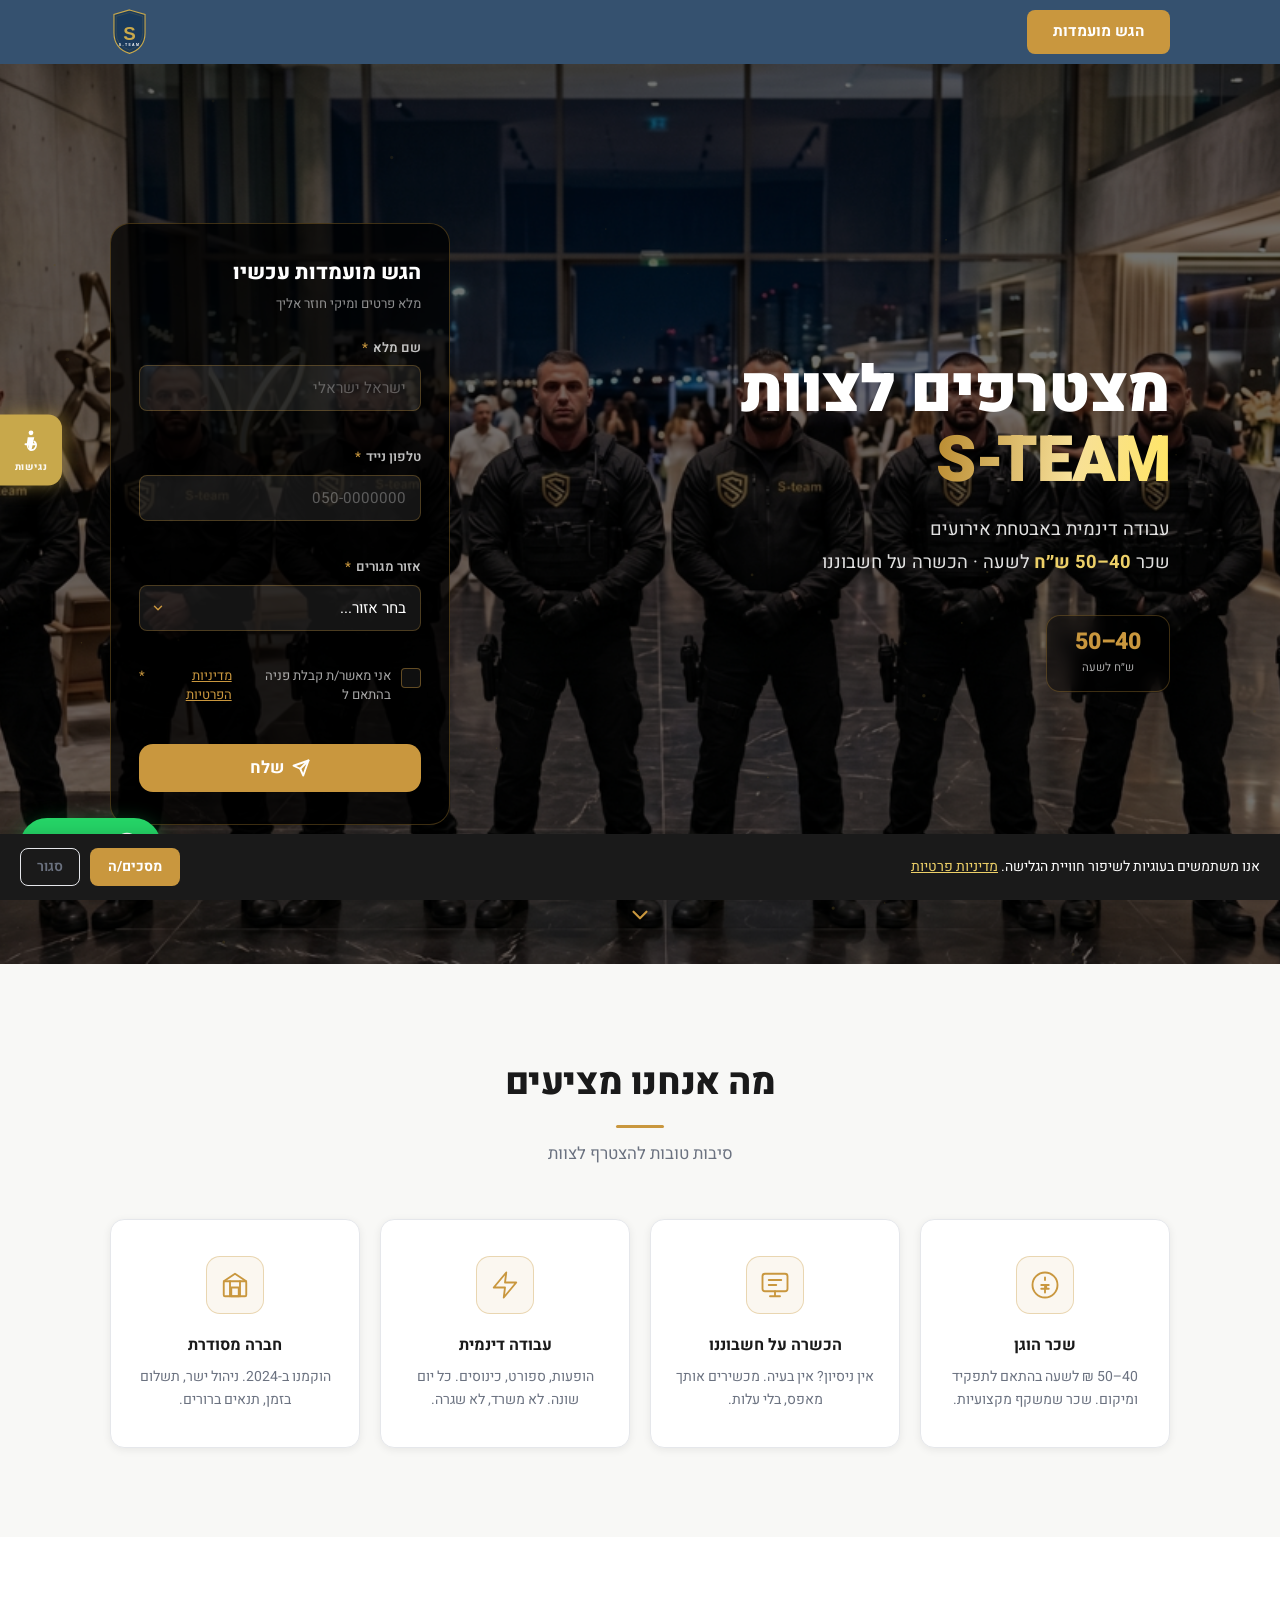
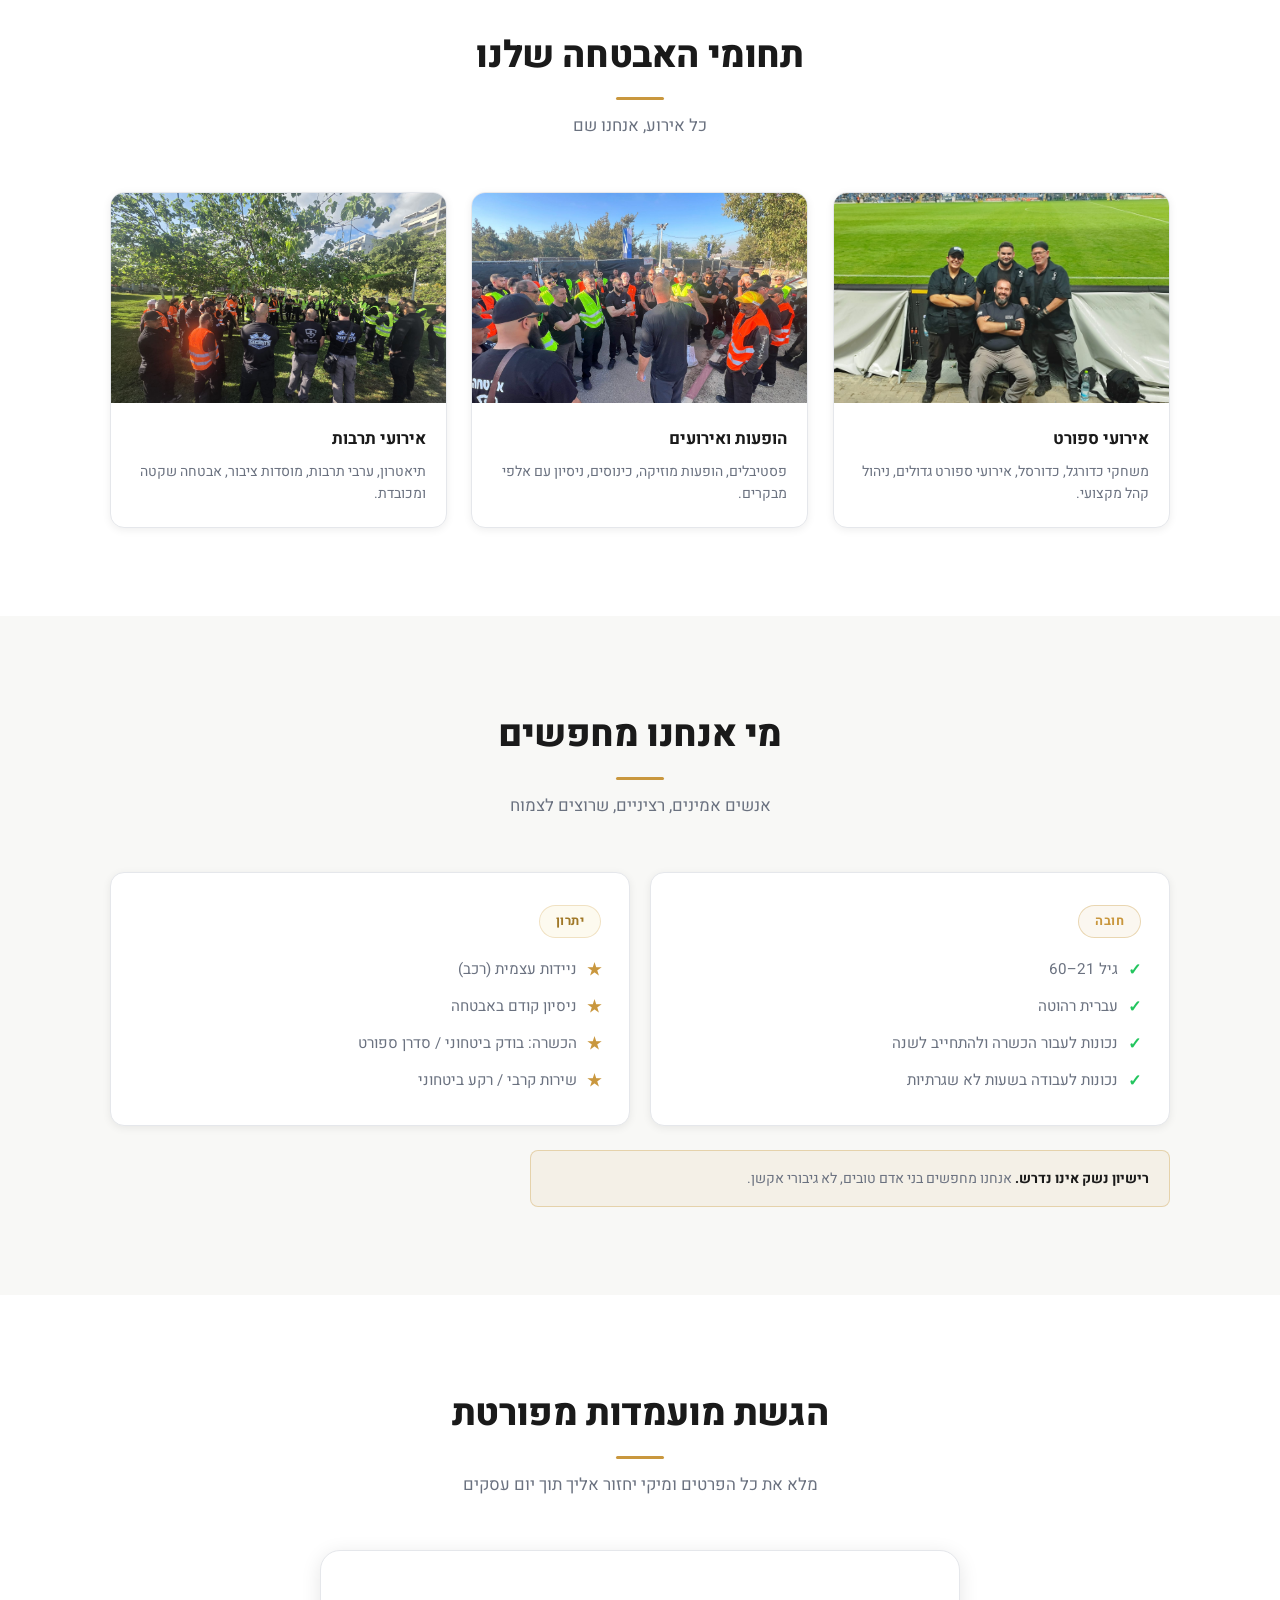
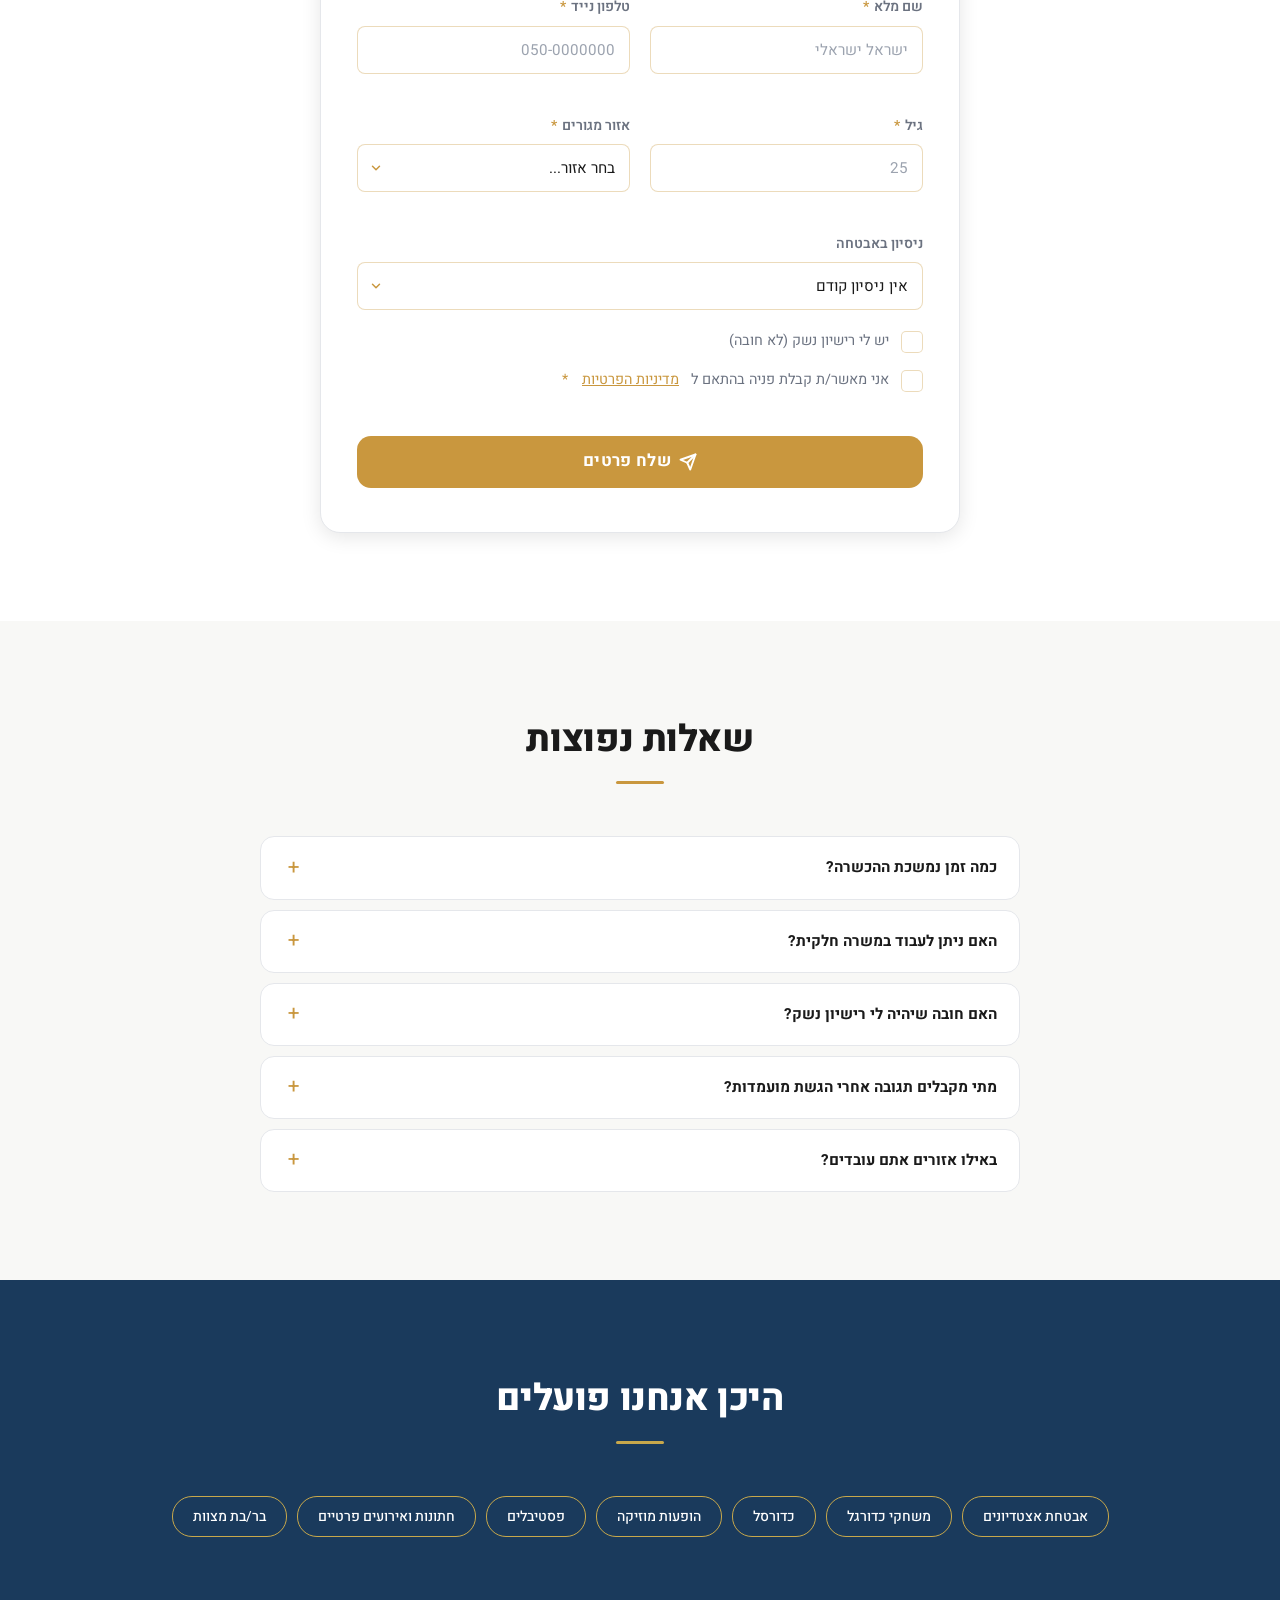
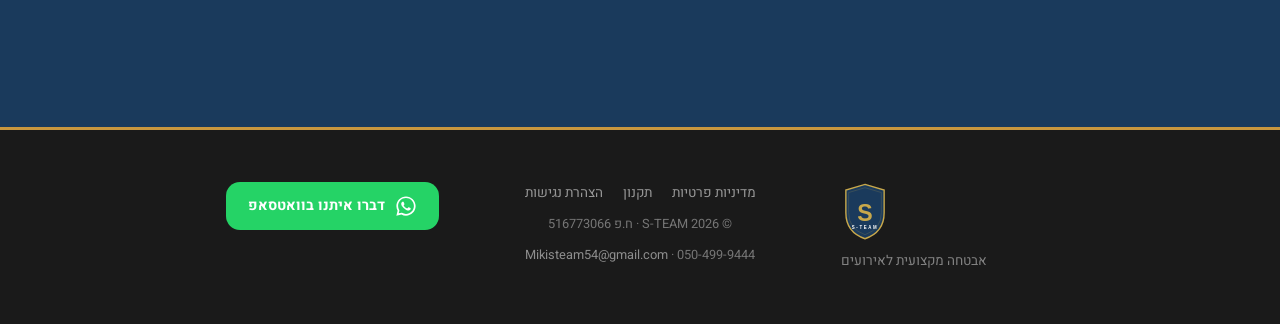
<file: index.html>
<!DOCTYPE html>
<html lang="he" dir="rtl">
<head>
  <meta charset="UTF-8">
  <meta name="viewport" content="width=device-width, initial-scale=1.0">
  <meta name="description" content="S-TEAM מגייסת מאבטחים לאירועים, ספורט והופעות. שכר 40-50 ₪ לשעה, הכשרה על חשבוננו.">
  <title>S-TEAM · גיוס מאבטחים</title>
  <link rel="preconnect" href="https://fonts.googleapis.com">
  <link rel="preconnect" href="https://fonts.gstatic.com" crossorigin>
  <link href="https://fonts.googleapis.com/css2?family=Heebo:wght@300;400;600;700;800;900&display=swap" rel="stylesheet">
  <link rel="stylesheet" href="css/style.css">
  <!-- Meta Pixel -->
  <script>
  !function(f,b,e,v,n,t,s){if(f.fbq)return;n=f.fbq=function(){n.callMethod?
  n.callMethod.apply(n,arguments):n.queue.push(arguments)};if(!f._fbq)f._fbq=n;
  n.push=n;n.loaded=!0;n.version='2.0';n.queue=[];t=b.createElement(e);t.async=!0;
  t.src=v;s=b.getElementsByTagName(e)[0];s.parentNode.insertBefore(t,s)}(window,
  document,'script','https://connect.facebook.net/en_US/fbevents.js');
  fbq('init','PIXEL_ID_HERE');
  fbq('track','PageView');
  </script>
  <noscript><img height="1" width="1" style="display:none" src="https://www.facebook.com/tr?id=PIXEL_ID_HERE&ev=PageView&noscript=1"/></noscript>
  <!-- End Meta Pixel -->
</head>
<body>

<!-- =========================================
     COOKIE BANNER
     ========================================= -->
<div id="cookie-banner" class="cookie-banner" role="dialog" aria-label="הודעת עוגיות">
  <p>אנו משתמשים בעוגיות לשיפור חוויית הגלישה. <a href="privacy.html">מדיניות פרטיות</a></p>
  <div class="cookie-actions">
    <button id="cookie-accept" class="btn btn--gold btn--sm">מסכים/ה</button>
    <button id="cookie-decline" class="btn btn--ghost-sm">סגור</button>
  </div>
</div>

<!-- =========================================
     HEADER
     ========================================= -->
<header class="site-header" id="top">
  <nav class="site-nav container" aria-label="ניווט ראשי">
    <a href="#hero-form" class="btn btn--gold header-cta">הגש מועמדות</a>
    <a href="#top" class="header-logo" aria-label="S-TEAM - חזרה לראש הדף">
      <img src="assets/logo.svg" alt="לוגו S-TEAM" class="logo-img">
    </a>
  </nav>
</header>

<!-- =========================================
     HERO VIDEO + FLOATING FORM
     ========================================= -->
<section class="hero" id="hero" aria-label="עמוד ראשי">

  <!-- וידאו רקע -->
  <video class="hero-video" autoplay loop muted playsinline aria-hidden="true">
    <source src="assets/hero-bg.mp4" type="video/mp4">
  </video>
  <!-- fallback תמונה אם הוידאו לא נטען -->
  <div class="hero-video-fallback" style="background-image:url('assets/hero-bg.png')" aria-hidden="true"></div>

  <div class="hero-overlay" aria-hidden="true"></div>

  <div class="hero-inner container">

    <!-- טקסט ראשי (צד ימין) -->
    <div class="hero-text fade-in">
      <h1 class="hero-title">מצטרפים לצוות<br><span class="gold-text">S-TEAM</span></h1>
      <p class="hero-sub">
        עבודה דינמית באבטחת אירועים<br>
        שכר <strong>40–50 ש״ח</strong> לשעה · הכשרה על חשבוננו
      </p>
      <div class="hero-stats">
        <div class="stat-item">
          <span class="stat-num gold-text">40–50</span>
          <span class="stat-label">ש״ח לשעה</span>
        </div>
      </div>
    </div>

    <!-- טופס צף (צד שמאל) -->
    <div class="hero-form-wrap fade-in" id="hero-form">
      <form id="hero-application-form" class="hero-form" novalidate aria-label="טופס הגשת מועמדות מהיר">
        <h2 class="hero-form-title">הגש מועמדות עכשיו</h2>
        <p class="hero-form-sub">מלא פרטים ומיקי חוזר אליך</p>

        <div class="hf-group">
          <label for="hf-name" class="hf-label">שם מלא <span class="req-star" aria-hidden="true">*</span></label>
          <input type="text" id="hf-name" name="name" class="hf-input" placeholder="ישראל ישראלי" required autocomplete="name" aria-required="true">
          <span class="hf-error" id="hf-name-error" role="alert" aria-live="polite"></span>
        </div>

        <div class="hf-group">
          <label for="hf-phone" class="hf-label">טלפון נייד <span class="req-star" aria-hidden="true">*</span></label>
          <input type="tel" id="hf-phone" name="phone" class="hf-input" placeholder="050-0000000" required autocomplete="tel" aria-required="true" inputmode="tel">
          <span class="hf-error" id="hf-phone-error" role="alert" aria-live="polite"></span>
        </div>

        <div class="hf-group">
          <label for="hf-region" class="hf-label">אזור מגורים <span class="req-star" aria-hidden="true">*</span></label>
          <div class="hf-select-wrap">
            <select id="hf-region" name="region" class="hf-input hf-select" required aria-required="true">
              <option value="" disabled selected>בחר אזור...</option>
              <option value="צפון">צפון (מנהריה עד חיפה)</option>
              <option value="חיפה">חיפה והסביבה</option>
              <option value="מרכז">מרכז (חיפה עד ראשון לציון)</option>
            </select>
            <svg class="hf-chevron" width="14" height="14" viewBox="0 0 24 24" fill="none" stroke="currentColor" stroke-width="2.5" stroke-linecap="round" stroke-linejoin="round" aria-hidden="true"><polyline points="6 9 12 15 18 9"/></svg>
          </div>
          <span class="hf-error" id="hf-region-error" role="alert" aria-live="polite"></span>
        </div>

        <div class="hf-group hf-check-group">
          <label class="hf-check-label">
            <input type="checkbox" id="hf-consent" name="consent" class="hf-check-input" required aria-required="true">
            <span class="hf-check-box" aria-hidden="true"></span>
            אני מאשר/ת קבלת פניה בהתאם ל<a href="privacy.html" target="_blank" class="gold-link">מדיניות הפרטיות</a>
            <span class="req-star" aria-hidden="true">*</span>
          </label>
          <span class="hf-error" id="hf-consent-error" role="alert" aria-live="polite"></span>
        </div>

        <button type="submit" class="btn btn--gold btn--submit-hero" id="hf-submit">
          <svg width="18" height="18" viewBox="0 0 24 24" fill="none" stroke="currentColor" stroke-width="2.5" stroke-linecap="round" stroke-linejoin="round" aria-hidden="true"><line x1="22" y1="2" x2="11" y2="13"/><polygon points="22 2 15 22 11 13 2 9 22 2"/></svg>
          <span class="hf-submit-text">שלח</span>
          <span class="hf-submit-loading" hidden aria-hidden="true">שולח...</span>
        </button>

        <div id="hf-success" class="hf-msg hf-msg--success" role="status" aria-live="polite" hidden>
          ✓ הפרטים נשלחו! מועברים לוואטסאפ...
        </div>
        <div id="hf-error-msg" class="hf-msg hf-msg--error" role="alert" aria-live="assertive" hidden></div>
      </form>
    </div>

  </div>

  <a href="#benefits" class="hero-scroll" aria-label="גלול למטה">
    <svg width="26" height="26" viewBox="0 0 24 24" fill="none" stroke="currentColor" stroke-width="2" stroke-linecap="round" stroke-linejoin="round" aria-hidden="true"><polyline points="6 9 12 15 18 9"/></svg>
  </a>
</section>

<!-- =========================================
     BENEFITS
     ========================================= -->
<section class="section benefits-section" id="benefits" aria-labelledby="benefits-title">
  <div class="container">
    <div class="section-header fade-in">
      <h2 id="benefits-title" class="section-title">מה אנחנו מציעים</h2>
      <p class="section-sub">סיבות טובות להצטרף לצוות</p>
    </div>
    <div class="benefits-grid">

      <div class="benefit-card fade-in">
        <div class="card-icon" aria-hidden="true">
          <svg width="30" height="30" viewBox="0 0 24 24" fill="none" stroke="currentColor" stroke-width="1.5" stroke-linecap="round" stroke-linejoin="round"><circle cx="12" cy="12" r="10"/><path d="M12 6v2m0 8v2m-3-6h2.5a1.5 1.5 0 010 3H9m6-3h-1.5a1.5 1.5 0 000 3H15"/></svg>
        </div>
        <h3 class="card-title">שכר הוגן</h3>
        <p class="card-text">40–50 ₪ לשעה בהתאם לתפקיד ומיקום. שכר שמשקף מקצועיות.</p>
      </div>

      <div class="benefit-card fade-in">
        <div class="card-icon" aria-hidden="true">
          <svg width="30" height="30" viewBox="0 0 24 24" fill="none" stroke="currentColor" stroke-width="1.5" stroke-linecap="round" stroke-linejoin="round"><rect x="2" y="3" width="20" height="14" rx="2"/><path d="M8 21h8M12 17v4M7 8h10M7 12h6"/></svg>
        </div>
        <h3 class="card-title">הכשרה על חשבוננו</h3>
        <p class="card-text">אין ניסיון? אין בעיה. מכשירים אותך מאפס, בלי עלות.</p>
      </div>

      <div class="benefit-card fade-in">
        <div class="card-icon" aria-hidden="true">
          <svg width="30" height="30" viewBox="0 0 24 24" fill="none" stroke="currentColor" stroke-width="1.5" stroke-linecap="round" stroke-linejoin="round"><polygon points="13 2 3 14 12 14 11 22 21 10 12 10 13 2"/></svg>
        </div>
        <h3 class="card-title">עבודה דינמית</h3>
        <p class="card-text">הופעות, ספורט, כינוסים. כל יום שונה. לא משרד, לא שגרה.</p>
      </div>

      <div class="benefit-card fade-in">
        <div class="card-icon" aria-hidden="true">
          <svg width="30" height="30" viewBox="0 0 24 24" fill="none" stroke="currentColor" stroke-width="1.5" stroke-linecap="round" stroke-linejoin="round"><rect x="3" y="9" width="18" height="12" rx="1"/><path d="M8 21V9m8 12V9M3 9l9-6 9 6"/><rect x="9" y="14" width="6" height="7"/></svg>
        </div>
        <h3 class="card-title">חברה מסודרת</h3>
        <p class="card-text">הוקמנו ב-2024. ניהול ישר, תשלום בזמן, תנאים ברורים.</p>
      </div>

    </div>
  </div>
</section>

<!-- =========================================
     DOMAINS
     ========================================= -->
<section class="section domains-section" id="domains" aria-labelledby="domains-title">
  <div class="container">
    <div class="section-header fade-in">
      <h2 id="domains-title" class="section-title">תחומי האבטחה שלנו</h2>
      <p class="section-sub">כל אירוע, אנחנו שם</p>
    </div>
    <div class="domains-grid">

      <div class="domain-card fade-in">
        <div class="domain-img-wrap">
          <img src="assets/sport.jpeg" alt="אבטחת אירועי ספורט" loading="lazy" class="domain-img" onerror="this.style.display='none';this.parentElement.classList.add('img-error')">
          <div class="domain-img-placeholder" aria-hidden="true">
            <svg width="44" height="44" viewBox="0 0 24 24" fill="none" stroke="currentColor" stroke-width="1" stroke-linecap="round" stroke-linejoin="round"><circle cx="12" cy="12" r="10"/><path d="M12 2a15.3 15.3 0 014 10 15.3 15.3 0 01-4 10 15.3 15.3 0 01-4-10 15.3 15.3 0 014-10z"/><path d="M2 12h20"/></svg>
            <span>אירועי ספורט</span>
          </div>
        </div>
        <div class="domain-body">
          <h3 class="domain-title">אירועי ספורט</h3>
          <p class="domain-text">משחקי כדורגל, כדורסל, אירועי ספורט גדולים, ניהול קהל מקצועי.</p>
        </div>
      </div>

      <div class="domain-card fade-in">
        <div class="domain-img-wrap">
          <img src="assets/events.jpeg" alt="אבטחת הופעות וכינוסים" loading="lazy" class="domain-img" onerror="this.style.display='none';this.parentElement.classList.add('img-error')">
          <div class="domain-img-placeholder" aria-hidden="true">
            <svg width="44" height="44" viewBox="0 0 24 24" fill="none" stroke="currentColor" stroke-width="1" stroke-linecap="round" stroke-linejoin="round"><path d="M17 21v-2a4 4 0 00-4-4H5a4 4 0 00-4 4v2"/><circle cx="9" cy="7" r="4"/><path d="M23 21v-2a4 4 0 00-3-3.87M16 3.13a4 4 0 010 7.75"/></svg>
            <span>הופעות ואירועים</span>
          </div>
        </div>
        <div class="domain-body">
          <h3 class="domain-title">הופעות ואירועים</h3>
          <p class="domain-text">פסטיבלים, הופעות מוזיקה, כינוסים, ניסיון עם אלפי מבקרים.</p>
        </div>
      </div>

      <div class="domain-card fade-in">
        <div class="domain-img-wrap">
          <img src="assets/culture.jpeg" alt="אבטחת אירועי תרבות" loading="lazy" class="domain-img" onerror="this.style.display='none';this.parentElement.classList.add('img-error')">
          <div class="domain-img-placeholder" aria-hidden="true">
            <svg width="44" height="44" viewBox="0 0 24 24" fill="none" stroke="currentColor" stroke-width="1" stroke-linecap="round" stroke-linejoin="round"><path d="M2 6l10-4 10 4v6c0 5.5-4 10.7-10 12C6 22.7 2 17.5 2 12V6z"/></svg>
            <span>אירועי תרבות</span>
          </div>
        </div>
        <div class="domain-body">
          <h3 class="domain-title">אירועי תרבות</h3>
          <p class="domain-text">תיאטרון, ערבי תרבות, מוסדות ציבור, אבטחה שקטה ומכובדת.</p>
        </div>
      </div>

    </div>
  </div>
</section>

<!-- =========================================
     REQUIREMENTS
     ========================================= -->
<section class="section requirements-section" id="requirements" aria-labelledby="req-title">
  <div class="container">
    <div class="section-header fade-in">
      <h2 id="req-title" class="section-title">מי אנחנו מחפשים</h2>
      <p class="section-sub">אנשים אמינים, רציניים, שרוצים לצמוח</p>
    </div>
    <div class="req-cols">

      <div class="req-block fade-in">
        <div class="req-badge req-badge--must">חובה</div>
        <ul class="req-list" role="list">
          <li><span class="req-icon req-icon--check" aria-hidden="true">✓</span>גיל 21–60</li>
          <li><span class="req-icon req-icon--check" aria-hidden="true">✓</span>עברית רהוטה</li>
          <li><span class="req-icon req-icon--check" aria-hidden="true">✓</span>נכונות לעבור הכשרה ולהתחייב לשנה</li>
          <li><span class="req-icon req-icon--check" aria-hidden="true">✓</span>נכונות לעבודה בשעות לא שגרתיות</li>
        </ul>
      </div>

      <div class="req-block fade-in">
        <div class="req-badge req-badge--plus">יתרון</div>
        <ul class="req-list" role="list">
          <li><span class="req-icon req-icon--star" aria-hidden="true">★</span>ניידות עצמית (רכב)</li>
          <li><span class="req-icon req-icon--star" aria-hidden="true">★</span>ניסיון קודם באבטחה</li>
          <li><span class="req-icon req-icon--star" aria-hidden="true">★</span>הכשרה: בודק ביטחוני / סדרן ספורט</li>
          <li><span class="req-icon req-icon--star" aria-hidden="true">★</span>שירות קרבי / רקע ביטחוני</li>
        </ul>
      </div>

    </div>
    <p class="req-note fade-in">
      <strong>רישיון נשק אינו נדרש.</strong> אנחנו מחפשים בני אדם טובים, לא גיבורי אקשן.
    </p>
  </div>
</section>

<!-- =========================================
     FULL FORM SECTION
     ========================================= -->
<section class="section full-form-section" id="form" aria-labelledby="full-form-title">
  <div class="container">
    <div class="section-header fade-in">
      <h2 id="full-form-title" class="section-title">הגשת מועמדות מפורטת</h2>
      <p class="section-sub">מלא את כל הפרטים ומיקי יחזור אליך תוך יום עסקים</p>
    </div>
    <form id="full-application-form" class="full-form fade-in" novalidate aria-label="טופס הגשת מועמדות מפורט">

      <div class="form-row">
        <div class="form-group">
          <label for="ff-name" class="form-label">שם מלא <span class="req-star" aria-hidden="true">*</span></label>
          <input type="text" id="ff-name" name="name" class="form-input" placeholder="ישראל ישראלי" required autocomplete="name" aria-required="true">
          <span class="form-error" id="ff-name-error" role="alert" aria-live="polite"></span>
        </div>
        <div class="form-group">
          <label for="ff-phone" class="form-label">טלפון נייד <span class="req-star" aria-hidden="true">*</span></label>
          <input type="tel" id="ff-phone" name="phone" class="form-input" placeholder="050-0000000" required autocomplete="tel" aria-required="true" inputmode="tel">
          <span class="form-error" id="ff-phone-error" role="alert" aria-live="polite"></span>
        </div>
      </div>

      <div class="form-row">
        <div class="form-group">
          <label for="ff-age" class="form-label">גיל <span class="req-star" aria-hidden="true">*</span></label>
          <input type="number" id="ff-age" name="age" class="form-input" placeholder="25" required min="21" max="60" aria-required="true" inputmode="numeric">
          <span class="form-error" id="ff-age-error" role="alert" aria-live="polite"></span>
        </div>
        <div class="form-group">
          <label for="ff-region" class="form-label">אזור מגורים <span class="req-star" aria-hidden="true">*</span></label>
          <div class="ff-select-wrap">
            <select id="ff-region" name="region" class="form-input form-select" required aria-required="true">
              <option value="" disabled selected>בחר אזור...</option>
              <option value="צפון">צפון (מנהריה עד חיפה)</option>
              <option value="חיפה">חיפה והסביבה</option>
              <option value="מרכז">מרכז (חיפה עד ראשון לציון)</option>
            </select>
            <svg class="ff-select-arrow" width="14" height="14" viewBox="0 0 24 24" fill="none" stroke="currentColor" stroke-width="2.5" stroke-linecap="round" stroke-linejoin="round" aria-hidden="true"><polyline points="6 9 12 15 18 9"/></svg>
          </div>
          <span class="form-error" id="ff-region-error" role="alert" aria-live="polite"></span>
        </div>
      </div>

      <div class="form-group">
        <label for="ff-experience" class="form-label">ניסיון באבטחה</label>
        <div class="ff-select-wrap">
          <select id="ff-experience" name="experience" class="form-input form-select">
            <option value="אין">אין ניסיון קודם</option>
            <option value="עד שנה">עד שנה</option>
            <option value="1-3 שנים">1–3 שנים</option>
            <option value="מעל 3 שנים">מעל 3 שנים</option>
          </select>
          <svg class="ff-select-arrow" width="14" height="14" viewBox="0 0 24 24" fill="none" stroke="currentColor" stroke-width="2.5" stroke-linecap="round" stroke-linejoin="round" aria-hidden="true"><polyline points="6 9 12 15 18 9"/></svg>
        </div>
      </div>

      <div class="form-group form-group--check">
        <label class="check-label">
          <input type="checkbox" id="ff-weapon" name="weapon_license" class="check-input">
          <span class="check-box" aria-hidden="true"></span>
          יש לי רישיון נשק (לא חובה)
        </label>
      </div>

      <div class="form-group form-group--check">
        <label class="check-label">
          <input type="checkbox" id="ff-consent" name="consent" class="check-input" required aria-required="true">
          <span class="check-box" aria-hidden="true"></span>
          אני מאשר/ת קבלת פניה בהתאם ל<a href="privacy.html" target="_blank" class="gold-link">מדיניות הפרטיות</a> <span class="req-star" aria-hidden="true">*</span>
        </label>
        <span class="form-error" id="ff-consent-error" role="alert" aria-live="polite"></span>
      </div>

      <button type="submit" class="btn btn--gold btn--submit-full" id="ff-submit">
        <svg width="18" height="18" viewBox="0 0 24 24" fill="none" stroke="currentColor" stroke-width="2.5" stroke-linecap="round" stroke-linejoin="round" aria-hidden="true"><line x1="22" y1="2" x2="11" y2="13"/><polygon points="22 2 15 22 11 13 2 9 22 2"/></svg>
        <span class="ff-submit-text">שלח פרטים</span>
        <span class="ff-submit-loading" hidden aria-hidden="true">שולח...</span>
      </button>

      <div id="ff-success" class="form-msg form-msg--success" role="status" aria-live="polite" hidden>✓ הפרטים נשלחו! מועברים לוואטסאפ...</div>
      <div id="ff-error-msg" class="form-msg form-msg--error" role="alert" aria-live="assertive" hidden></div>
    </form>
  </div>
</section>

<!-- =========================================
     FAQ
     ========================================= -->
<section class="section faq-section" id="faq" aria-labelledby="faq-title">
  <div class="container">
    <div class="section-header fade-in">
      <h2 id="faq-title" class="section-title">שאלות נפוצות</h2>
    </div>
    <div class="faq-list">

      <details class="faq-item fade-in">
        <summary class="faq-q">
          <span>כמה זמן נמשכת ההכשרה?</span>
          <span class="faq-arrow" aria-hidden="true"></span>
        </summary>
        <div class="faq-a">ההכשרה נמשכת מספר ימים בהתאם לתפקיד. היא מתקיימת לפני תחילת העבודה ועל חשבון החברה לחלוטין.</div>
      </details>

      <details class="faq-item fade-in">
        <summary class="faq-q">
          <span>האם ניתן לעבוד במשרה חלקית?</span>
          <span class="faq-arrow" aria-hidden="true"></span>
        </summary>
        <div class="faq-a">כן. עבודה באבטחת אירועים היא לרוב לפי שיבוץ, ניתן לעבוד כמה ימים בשבוע. נדבר על הציפיות בשיחה הראשונה.</div>
      </details>

      <details class="faq-item fade-in">
        <summary class="faq-q">
          <span>האם חובה שיהיה לי רישיון נשק?</span>
          <span class="faq-arrow" aria-hidden="true"></span>
        </summary>
        <div class="faq-a">לא. רישיון נשק אינו נדרש לרוב התפקידים. אנחנו עוסקים באבטחת אירועים ציבוריים, לא באבטחה מזוינת.</div>
      </details>

      <details class="faq-item fade-in">
        <summary class="faq-q">
          <span>מתי מקבלים תגובה אחרי הגשת מועמדות?</span>
          <span class="faq-arrow" aria-hidden="true"></span>
        </summary>
        <div class="faq-a">מיקי חוזר לכל פונה תוך יום עסקים אחד. לא קיבלתם תגובה? מוזמנים לפנות ישירות בוואטסאפ.</div>
      </details>

      <details class="faq-item fade-in">
        <summary class="faq-q">
          <span>באילו אזורים אתם עובדים?</span>
          <span class="faq-arrow" aria-hidden="true"></span>
        </summary>
        <div class="faq-a">בעיקר צפון הארץ (מנהריה עד חיפה) ומרכז (חיפה עד ראשון לציון). לפעמים יש אירועים מחוץ לאזורים אלו, בתיאום מראש.</div>
      </details>

    </div>
  </div>
</section>

<!-- =========================================
     TRUST STRIP
     ========================================= -->
<section class="trust-strip" id="trust" aria-labelledby="trust-title">
  <div class="container">
    <div class="section-header fade-in">
      <h2 id="trust-title" class="section-title trust-title">היכן אנחנו פועלים</h2>
    </div>
    <div class="trust-tags fade-in" role="list">
      <span class="trust-tag" role="listitem">אבטחת אצטדיונים</span>
      <span class="trust-tag" role="listitem">משחקי כדורגל</span>
      <span class="trust-tag" role="listitem">כדורסל</span>
      <span class="trust-tag" role="listitem">הופעות מוזיקה</span>
      <span class="trust-tag" role="listitem">פסטיבלים</span>
      <span class="trust-tag" role="listitem">חתונות ואירועים פרטיים</span>
      <span class="trust-tag" role="listitem">בר/בת מצוות</span>
      <span class="trust-tag" role="listitem">כינוסים עסקיים</span>
      <span class="trust-tag" role="listitem">ערבי גאלה</span>
      <span class="trust-tag" role="listitem">אירועי VIP</span>
      <span class="trust-tag" role="listitem">מופעי סטנדאפ</span>
      <span class="trust-tag" role="listitem">ערבי תרבות</span>
      <span class="trust-tag" role="listitem">תיאטרון</span>
      <span class="trust-tag" role="listitem">ימי כיף לחברות</span>
      <span class="trust-tag" role="listitem">אבטחת קניונים</span>
      <span class="trust-tag" role="listitem">מוסדות חינוך</span>
      <span class="trust-tag" role="listitem">אירועי ספורט</span>
      <span class="trust-tag" role="listitem">מרתונים</span>
      <span class="trust-tag" role="listitem">אירועי רשויות מקומיות</span>
      <span class="trust-tag" role="listitem">ירידים ותערוכות</span>
    </div>
  </div>
</section>

<!-- =========================================
     FOOTER
     ========================================= -->
<footer class="site-footer" role="contentinfo">
  <div class="container footer-inner">

    <div class="footer-brand">
      <img src="assets/logo.svg" alt="לוגו S-TEAM" class="footer-logo-img">
      <p class="footer-tagline">אבטחה מקצועית לאירועים</p>
    </div>

    <div class="footer-center">
      <nav class="footer-links" aria-label="קישורי תאימות">
        <a href="privacy.html">מדיניות פרטיות</a>
        <a href="terms.html">תקנון</a>
        <a href="accessibility.html">הצהרת נגישות</a>
      </nav>
      <p class="footer-copy">© 2026 S-TEAM · ח.פ 516773066</p>
      <p class="footer-copy"><a href="mailto:Mikisteam54@gmail.com">Mikisteam54@gmail.com</a> · 050-499-9444</p>
    </div>

    <div class="footer-contact">
      <a href="https://wa.me/972504999444?text=%D7%94%D7%99%D7%99%2C%20%D7%90%D7%A0%D7%99%20%D7%9E%D7%AA%D7%A2%D7%A0%D7%99%D7%99%D7%9F%2F%D7%AA%20%D7%91%D7%9E%D7%A9%D7%A8%D7%AA%20%D7%9E%D7%90%D7%91%D7%98%D7%97%2F%D7%AA%20%D7%91-S-TEAM%20%F0%9F%9B%A1%EF%B8%8F"
         class="footer-wa-btn" target="_blank" rel="noopener noreferrer"
         aria-label="פנה אלינו בוואטסאפ">
        <svg xmlns="http://www.w3.org/2000/svg" viewBox="0 0 32 32" fill="white" width="22" height="22" aria-hidden="true" focusable="false">
          <path d="M16 2C8.268 2 2 8.268 2 16c0 2.49.65 4.827 1.784 6.855L2 30l7.352-1.76A13.94 13.94 0 0016 30c7.732 0 14-6.268 14-14S23.732 2 16 2zm0 25.5a11.44 11.44 0 01-5.83-1.6l-.42-.25-4.36 1.04 1.07-4.24-.27-.44A11.46 11.46 0 014.5 16C4.5 9.596 9.596 4.5 16 4.5S27.5 9.596 27.5 16 22.404 27.5 16 27.5zm6.29-8.54c-.34-.17-2.02-1-2.34-1.11-.32-.11-.55-.17-.78.17-.23.34-.89 1.11-1.09 1.34-.2.23-.4.26-.74.09-.34-.17-1.44-.53-2.74-1.69-1.01-.9-1.7-2.01-1.9-2.35-.2-.34-.02-.52.15-.69.15-.15.34-.4.51-.6.17-.2.23-.34.34-.57.11-.23.06-.43-.03-.6-.09-.17-.78-1.89-1.07-2.59-.28-.68-.57-.59-.78-.6h-.67c-.23 0-.6.09-.91.43-.31.34-1.19 1.16-1.19 2.83s1.22 3.28 1.39 3.51c.17.23 2.4 3.67 5.82 5.14.81.35 1.44.56 1.93.72.81.26 1.55.22 2.13.13.65-.1 2.02-.82 2.3-1.62.28-.8.28-1.48.2-1.62-.09-.14-.32-.23-.66-.4z"/>
        </svg>
        דברו איתנו בוואטסאפ
      </a>
    </div>

  </div>
</footer>

<!-- =========================================
     WHATSAPP FLOAT
     ========================================= -->
<a href="https://wa.me/972504999444?text=%D7%94%D7%99%D7%99%2C%20%D7%90%D7%A0%D7%99%20%D7%9E%D7%AA%D7%A2%D7%A0%D7%99%D7%99%D7%9F%2F%D7%AA%20%D7%91%D7%9E%D7%A9%D7%A8%D7%AA%20%D7%9E%D7%90%D7%91%D7%98%D7%97%2F%D7%AA%20%D7%91-S-TEAM%20%F0%9F%9B%A1%EF%B8%8F"
   class="wa-float" target="_blank" rel="noopener noreferrer"
   aria-label="פנה אלינו בוואטסאפ" title="דברו איתנו בוואטסאפ">
  <svg xmlns="http://www.w3.org/2000/svg" viewBox="0 0 32 32" fill="white" width="28" height="28" aria-hidden="true" focusable="false">
    <path d="M16 2C8.268 2 2 8.268 2 16c0 2.49.65 4.827 1.784 6.855L2 30l7.352-1.76A13.94 13.94 0 0016 30c7.732 0 14-6.268 14-14S23.732 2 16 2zm0 25.5a11.44 11.44 0 01-5.83-1.6l-.42-.25-4.36 1.04 1.07-4.24-.27-.44A11.46 11.46 0 014.5 16C4.5 9.596 9.596 4.5 16 4.5S27.5 9.596 27.5 16 22.404 27.5 16 27.5zm6.29-8.54c-.34-.17-2.02-1-2.34-1.11-.32-.11-.55-.17-.78.17-.23.34-.89 1.11-1.09 1.34-.2.23-.4.26-.74.09-.34-.17-1.44-.53-2.74-1.69-1.01-.9-1.7-2.01-1.9-2.35-.2-.34-.02-.52.15-.69.15-.15.34-.4.51-.6.17-.2.23-.34.34-.57.11-.23.06-.43-.03-.6-.09-.17-.78-1.89-1.07-2.59-.28-.68-.57-.59-.78-.6h-.67c-.23 0-.6.09-.91.43-.31.34-1.19 1.16-1.19 2.83s1.22 3.28 1.39 3.51c.17.23 2.4 3.67 5.82 5.14.81.35 1.44.56 1.93.72.81.26 1.55.22 2.13.13.65-.1 2.02-.82 2.3-1.62.28-.8.28-1.48.2-1.62-.09-.14-.32-.23-.66-.4z"/>
  </svg>
  <span class="wa-label">דברו איתנו</span>
</a>

<div class="a11y-widget" id="a11y-widget" dir="ltr">
  <button class="a11y-toggle" id="a11y-toggle-btn"
          aria-label="הגדרות נגישות"
          aria-expanded="false"
          aria-controls="a11y-panel"
          aria-haspopup="true">
    <svg xmlns="http://www.w3.org/2000/svg" viewBox="0 0 24 24" width="26" height="26" fill="white" aria-hidden="true" focusable="false">
      <circle cx="12" cy="4" r="2.2"/>
      <path d="M9 8h6l-1.2 5.5H16a1 1 0 010 2h-2.5l-1 4a1 1 0 01-1 .8 1 1 0 01-1-.8l-1-4H7a1 1 0 010-2h1.2L9 8z"/>
      <path d="M9 14.5A4.5 4.5 0 0012 20a4.5 4.5 0 003-8" fill="none" stroke="white" stroke-width="1.5" stroke-linecap="round"/>
    </svg>
    <span class="a11y-toggle-text" aria-hidden="true">נגישות</span>
  </button>
  <div class="a11y-panel" id="a11y-panel"
       role="region"
       aria-labelledby="a11y-panel-heading"
       hidden
       dir="rtl">
    <h2 class="a11y-panel-title" id="a11y-panel-heading">נגישות</h2>
    <button class="a11y-option" id="a11y-text-btn" aria-label="גודל טקסט: רגיל — לחץ לשינוי" aria-pressed="false">
      <span class="a11y-option-icon" aria-hidden="true">A+</span>
      <span class="a11y-option-label">גודל טקסט: רגיל</span>
    </button>
    <button class="a11y-option" id="a11y-contrast-btn" aria-label="ניגודיות גבוהה" aria-pressed="false">
      <span class="a11y-option-icon" aria-hidden="true">◑</span>
      <span class="a11y-option-label">ניגודיות גבוהה</span>
    </button>
    <button class="a11y-option" id="a11y-anim-btn" aria-label="ביטול אנימציות" aria-pressed="false">
      <span class="a11y-option-icon" aria-hidden="true">⏸</span>
      <span class="a11y-option-label">ביטול אנימציות</span>
    </button>
    <button class="a11y-option" id="a11y-reset-btn" aria-label="איפוס הגדרות נגישות">
      <span class="a11y-option-icon" aria-hidden="true">↺</span>
      <span class="a11y-option-label">איפוס הגדרות</span>
    </button>
    <div class="a11y-option a11y-sr-info" role="note">
      <span class="a11y-option-icon" aria-hidden="true">♿</span>
      <span class="a11y-option-label">תואם NVDA, JAWS, VoiceOver</span>
    </div>
  </div>
</div>

<script src="js/main.js"></script>
<script src="js/form.js"></script>
<script src="js/accessibility.js"></script>
<script src="js/effects.js"></script>
</body>
</html>
</file>
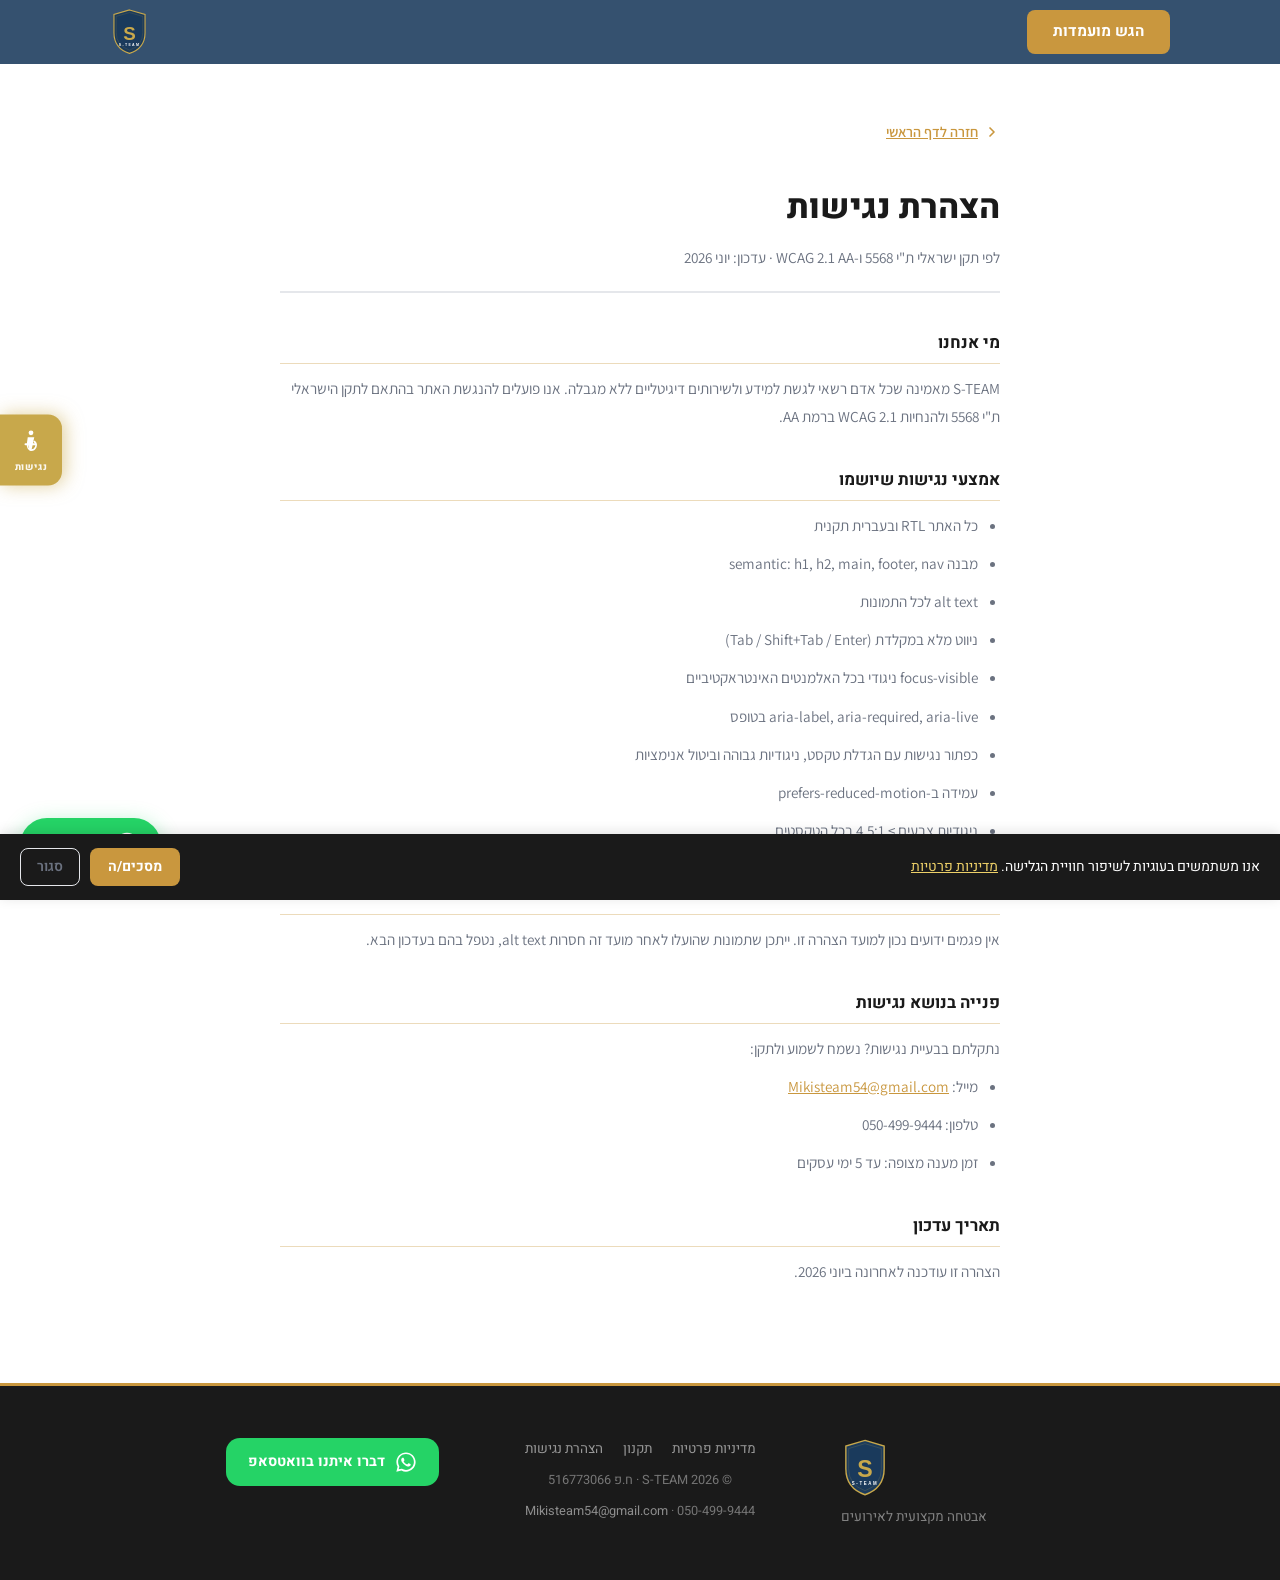
<file: accessibility.html>
<!DOCTYPE html>
<html lang="he" dir="rtl">
<head>
  <meta charset="UTF-8">
  <meta name="viewport" content="width=device-width, initial-scale=1.0">
  <meta name="description" content="הצהרת נגישות של S-TEAM לפי תקן ת״י 5568 ו-WCAG 2.1 AA">
  <title>הצהרת נגישות · S-TEAM</title>
  <link rel="preconnect" href="https://fonts.googleapis.com">
  <link rel="preconnect" href="https://fonts.gstatic.com" crossorigin>
  <link href="https://fonts.googleapis.com/css2?family=Heebo:wght@300;400;600;700;800;900&family=Assistant:wght@400;600;700&display=swap" rel="stylesheet">
  <link rel="stylesheet" href="css/style.css">
</head>
<body>

<!-- COOKIE BANNER -->
<div id="cookie-banner" class="cookie-banner" role="dialog" aria-label="הודעת עוגיות">
  <p>אנו משתמשים בעוגיות לשיפור חוויית הגלישה. <a href="privacy.html">מדיניות פרטיות</a></p>
  <div class="cookie-actions">
    <button id="cookie-accept" class="btn btn--gold btn--sm">מסכים/ה</button>
    <button id="cookie-decline" class="btn btn--ghost-sm">סגור</button>
  </div>
</div>

<!-- HEADER -->
<header class="site-header">
  <nav class="site-nav container" aria-label="ניווט ראשי">
    <a href="index.html#hero-form" class="btn btn--gold header-cta">הגש מועמדות</a>
    <a href="index.html" class="header-logo" aria-label="S-TEAM - חזרה לדף הראשי">
      <img src="assets/logo.svg" alt="לוגו S-TEAM" class="logo-img">
    </a>
  </nav>
</header>

<!-- MAIN -->
<main id="main-content">
  <div class="legal-wrap">

    <a href="index.html" class="legal-back">
      <svg width="16" height="16" viewBox="0 0 24 24" fill="none" stroke="currentColor" stroke-width="2.5" stroke-linecap="round" stroke-linejoin="round" aria-hidden="true"><polyline points="9 18 15 12 9 6"/></svg>
      חזרה לדף הראשי
    </a>

    <h1>הצהרת נגישות</h1>
    <p class="legal-meta">לפי תקן ישראלי ת"י 5568 ו-WCAG 2.1 AA · עדכון: יוני 2026</p>

    <h2>מי אנחנו</h2>
    <p>S-TEAM מאמינה שכל אדם רשאי לגשת למידע ולשירותים דיגיטליים ללא מגבלה. אנו פועלים להנגשת האתר בהתאם לתקן הישראלי ת"י 5568 ולהנחיות WCAG 2.1 ברמת AA.</p>

    <h2>אמצעי נגישות שיושמו</h2>
    <ul>
      <li>כל האתר RTL ובעברית תקנית</li>
      <li>מבנה semantic: h1, h2, main, footer, nav</li>
      <li>alt text לכל התמונות</li>
      <li>ניווט מלא במקלדת (Tab / Shift+Tab / Enter)</li>
      <li>focus-visible ניגודי בכל האלמנטים האינטראקטיביים</li>
      <li>aria-label, aria-required, aria-live בטופס</li>
      <li>כפתור נגישות עם הגדלת טקסט, ניגודיות גבוהה וביטול אנימציות</li>
      <li>עמידה ב-prefers-reduced-motion</li>
      <li>ניגודיות צבעים ≥ 4.5:1 בכל הטקסטים</li>
    </ul>

    <h2>פגמי נגישות ידועים</h2>
    <p>אין פגמים ידועים נכון למועד הצהרה זו. ייתכן שתמונות שהועלו לאחר מועד זה חסרות alt text, נטפל בהם בעדכון הבא.</p>

    <h2>פנייה בנושא נגישות</h2>
    <p>נתקלתם בבעיית נגישות? נשמח לשמוע ולתקן:</p>
    <ul>
      <li>מייל: <a href="mailto:Mikisteam54@gmail.com">Mikisteam54@gmail.com</a></li>
      <li>טלפון: 050-499-9444</li>
      <li>זמן מענה מצופה: עד 5 ימי עסקים</li>
    </ul>

    <h2>תאריך עדכון</h2>
    <p>הצהרה זו עודכנה לאחרונה ביוני 2026.</p>

  </div>
</main>

<!-- FOOTER -->
<footer class="site-footer" role="contentinfo">
  <div class="container footer-inner">

    <div class="footer-brand">
      <img src="assets/logo.svg" alt="לוגו S-TEAM" class="footer-logo-img">
      <p class="footer-tagline">אבטחה מקצועית לאירועים</p>
    </div>

    <div class="footer-center">
      <nav class="footer-links" aria-label="קישורי תאימות">
        <a href="privacy.html">מדיניות פרטיות</a>
        <a href="terms.html">תקנון</a>
        <a href="accessibility.html">הצהרת נגישות</a>
      </nav>
      <p class="footer-copy">© 2026 S-TEAM · ח.פ 516773066</p>
      <p class="footer-copy"><a href="mailto:Mikisteam54@gmail.com">Mikisteam54@gmail.com</a> · 050-499-9444</p>
    </div>

    <div class="footer-contact">
      <a href="https://wa.me/972504999444?text=%D7%94%D7%99%D7%99%2C%20%D7%90%D7%A0%D7%99%20%D7%9E%D7%AA%D7%A2%D7%A0%D7%99%D7%99%D7%9F%2F%D7%AA%20%D7%91%D7%9E%D7%A9%D7%A8%D7%AA%20%D7%9E%D7%90%D7%91%D7%98%D7%97%2F%D7%AA%20%D7%91-S-TEAM%20%F0%9F%9B%A1%EF%B8%8F"
         class="footer-wa-btn" target="_blank" rel="noopener noreferrer"
         aria-label="פנה אלינו בוואטסאפ">
        <svg xmlns="http://www.w3.org/2000/svg" viewBox="0 0 32 32" fill="white" width="22" height="22" aria-hidden="true" focusable="false">
          <path d="M16 2C8.268 2 2 8.268 2 16c0 2.49.65 4.827 1.784 6.855L2 30l7.352-1.76A13.94 13.94 0 0016 30c7.732 0 14-6.268 14-14S23.732 2 16 2zm0 25.5a11.44 11.44 0 01-5.83-1.6l-.42-.25-4.36 1.04 1.07-4.24-.27-.44A11.46 11.46 0 014.5 16C4.5 9.596 9.596 4.5 16 4.5S27.5 9.596 27.5 16 22.404 27.5 16 27.5zm6.29-8.54c-.34-.17-2.02-1-2.34-1.11-.32-.11-.55-.17-.78.17-.23.34-.89 1.11-1.09 1.34-.2.23-.4.26-.74.09-.34-.17-1.44-.53-2.74-1.69-1.01-.9-1.7-2.01-1.9-2.35-.2-.34-.02-.52.15-.69.15-.15.34-.4.51-.6.17-.2.23-.34.34-.57.11-.23.06-.43-.03-.6-.09-.17-.78-1.89-1.07-2.59-.28-.68-.57-.59-.78-.6h-.67c-.23 0-.6.09-.91.43-.31.34-1.19 1.16-1.19 2.83s1.22 3.28 1.39 3.51c.17.23 2.4 3.67 5.82 5.14.81.35 1.44.56 1.93.72.81.26 1.55.22 2.13.13.65-.1 2.02-.82 2.3-1.62.28-.8.28-1.48.2-1.62-.09-.14-.32-.23-.66-.4z"/>
        </svg>
        דברו איתנו בוואטסאפ
      </a>
    </div>

  </div>
</footer>

<!-- WHATSAPP FLOAT -->
<a href="https://wa.me/972504999444?text=%D7%94%D7%99%D7%99%2C%20%D7%90%D7%A0%D7%99%20%D7%9E%D7%AA%D7%A2%D7%A0%D7%99%D7%99%D7%9F%2F%D7%AA%20%D7%91%D7%9E%D7%A9%D7%A8%D7%AA%20%D7%9E%D7%90%D7%91%D7%98%D7%97%2F%D7%AA%20%D7%91-S-TEAM%20%F0%9F%9B%A1%EF%B8%8F"
   class="wa-float" target="_blank" rel="noopener noreferrer"
   aria-label="פנה אלינו בוואטסאפ" title="דברו איתנו בוואטסאפ">
  <svg xmlns="http://www.w3.org/2000/svg" viewBox="0 0 32 32" fill="white" width="28" height="28" aria-hidden="true" focusable="false">
    <path d="M16 2C8.268 2 2 8.268 2 16c0 2.49.65 4.827 1.784 6.855L2 30l7.352-1.76A13.94 13.94 0 0016 30c7.732 0 14-6.268 14-14S23.732 2 16 2zm0 25.5a11.44 11.44 0 01-5.83-1.6l-.42-.25-4.36 1.04 1.07-4.24-.27-.44A11.46 11.46 0 014.5 16C4.5 9.596 9.596 4.5 16 4.5S27.5 9.596 27.5 16 22.404 27.5 16 27.5zm6.29-8.54c-.34-.17-2.02-1-2.34-1.11-.32-.11-.55-.17-.78.17-.23.34-.89 1.11-1.09 1.34-.2.23-.4.26-.74.09-.34-.17-1.44-.53-2.74-1.69-1.01-.9-1.7-2.01-1.9-2.35-.2-.34-.02-.52.15-.69.15-.15.34-.4.51-.6.17-.2.23-.34.34-.57.11-.23.06-.43-.03-.6-.09-.17-.78-1.89-1.07-2.59-.28-.68-.57-.59-.78-.6h-.67c-.23 0-.6.09-.91.43-.31.34-1.19 1.16-1.19 2.83s1.22 3.28 1.39 3.51c.17.23 2.4 3.67 5.82 5.14.81.35 1.44.56 1.93.72.81.26 1.55.22 2.13.13.65-.1 2.02-.82 2.3-1.62.28-.8.28-1.48.2-1.62-.09-.14-.32-.23-.66-.4z"/>
  </svg>
  <span class="wa-label">דברו איתנו</span>
</a>

<!-- A11Y WIDGET -->
<div class="a11y-widget" id="a11y-widget" dir="ltr">
  <button class="a11y-toggle" id="a11y-toggle-btn"
          aria-label="הגדרות נגישות"
          aria-expanded="false"
          aria-controls="a11y-panel"
          aria-haspopup="true">
    <svg xmlns="http://www.w3.org/2000/svg" viewBox="0 0 24 24" width="26" height="26" fill="white" aria-hidden="true" focusable="false">
      <circle cx="12" cy="4" r="2.2"/>
      <path d="M9 8h6l-1.2 5.5H16a1 1 0 010 2h-2.5l-1 4a1 1 0 01-1 .8 1 1 0 01-1-.8l-1-4H7a1 1 0 010-2h1.2L9 8z"/>
      <path d="M9 14.5A4.5 4.5 0 0012 20a4.5 4.5 0 003-8" fill="none" stroke="white" stroke-width="1.5" stroke-linecap="round"/>
    </svg>
    <span class="a11y-toggle-text" aria-hidden="true">נגישות</span>
  </button>
  <div class="a11y-panel" id="a11y-panel"
       role="region"
       aria-labelledby="a11y-panel-heading"
       hidden
       dir="rtl">
    <h2 class="a11y-panel-title" id="a11y-panel-heading">נגישות</h2>
    <button class="a11y-option" id="a11y-text-btn" aria-label="גודל טקסט: רגיל — לחץ לשינוי" aria-pressed="false">
      <span class="a11y-option-icon" aria-hidden="true">A+</span>
      <span class="a11y-option-label">גודל טקסט: רגיל</span>
    </button>
    <button class="a11y-option" id="a11y-contrast-btn" aria-label="ניגודיות גבוהה" aria-pressed="false">
      <span class="a11y-option-icon" aria-hidden="true">◑</span>
      <span class="a11y-option-label">ניגודיות גבוהה</span>
    </button>
    <button class="a11y-option" id="a11y-anim-btn" aria-label="ביטול אנימציות" aria-pressed="false">
      <span class="a11y-option-icon" aria-hidden="true">⏸</span>
      <span class="a11y-option-label">ביטול אנימציות</span>
    </button>
    <button class="a11y-option" id="a11y-reset-btn" aria-label="איפוס הגדרות נגישות">
      <span class="a11y-option-icon" aria-hidden="true">↺</span>
      <span class="a11y-option-label">איפוס הגדרות</span>
    </button>
    <div class="a11y-option a11y-sr-info" role="note">
      <span class="a11y-option-icon" aria-hidden="true">♿</span>
      <span class="a11y-option-label">תואם NVDA, JAWS, VoiceOver</span>
    </div>
  </div>
</div>

<script src="js/main.js"></script>
<script src="js/accessibility.js"></script>
</body>
</html>
</file>
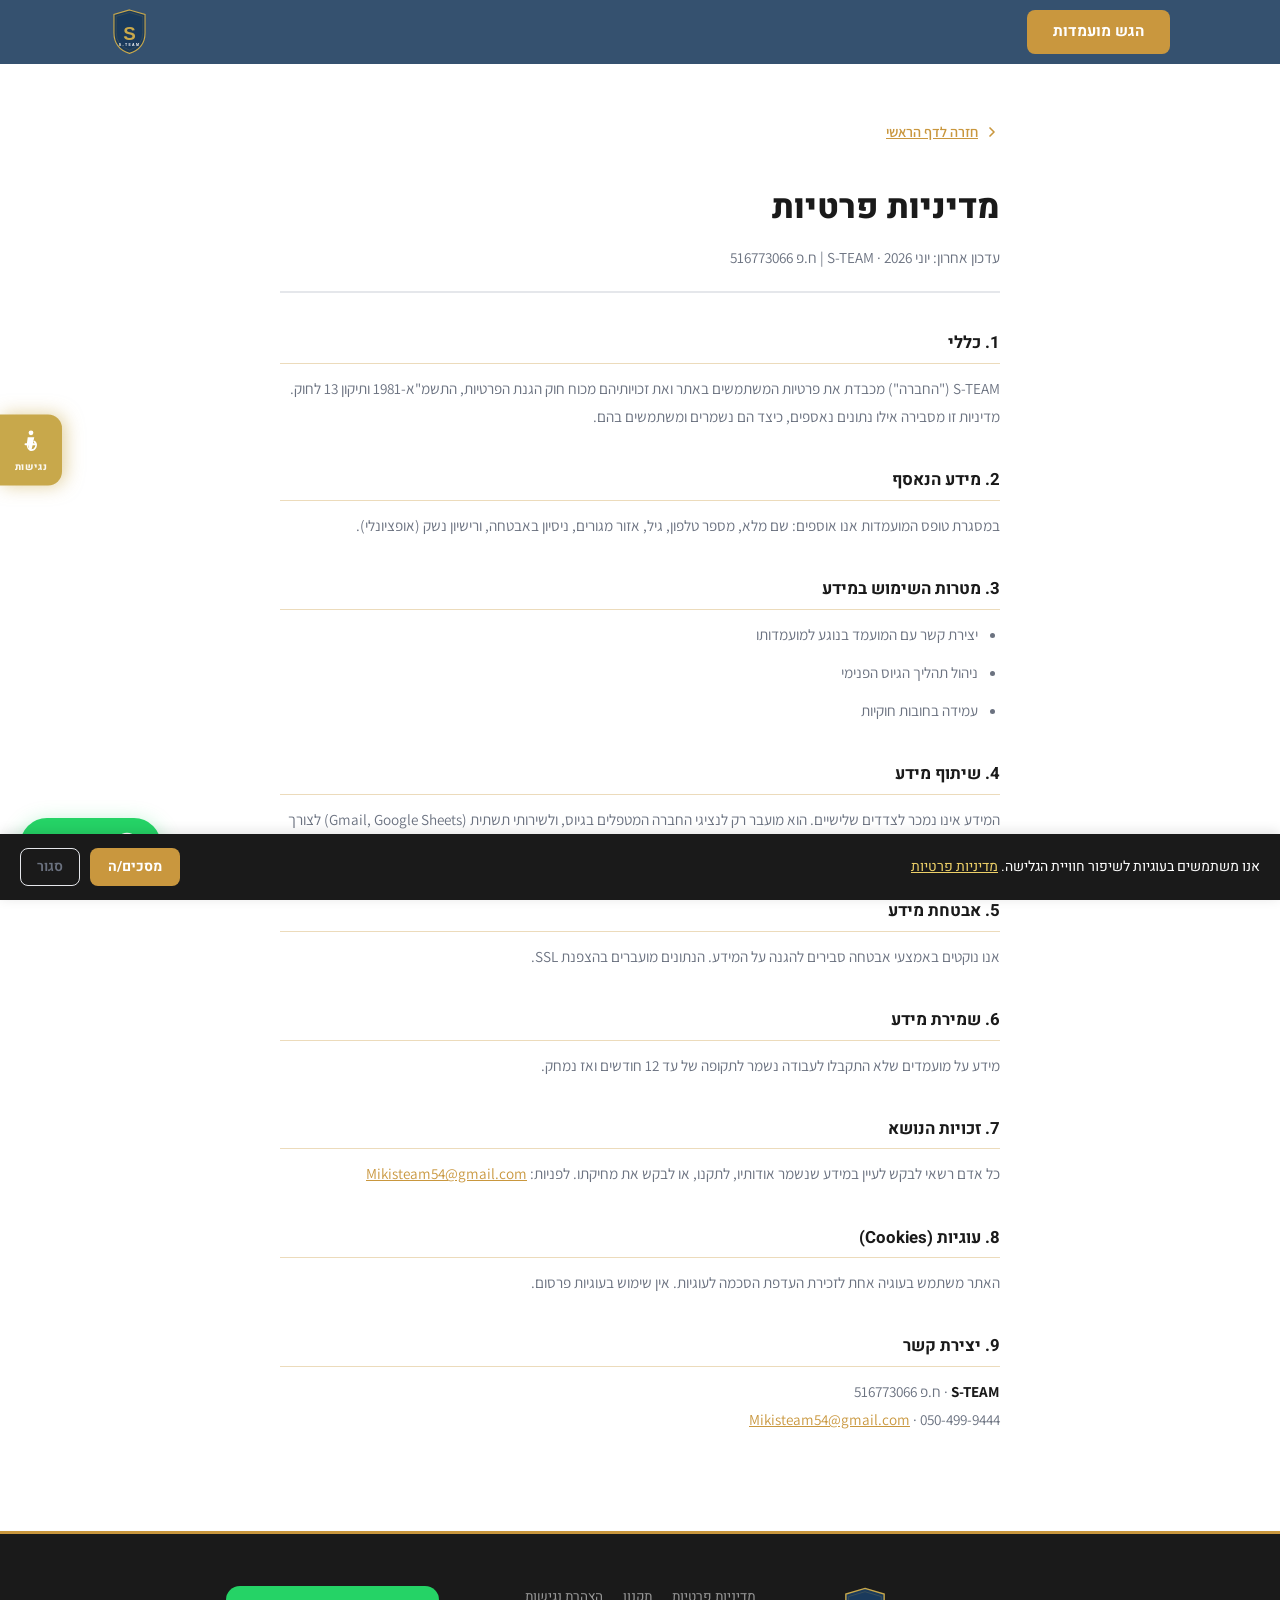
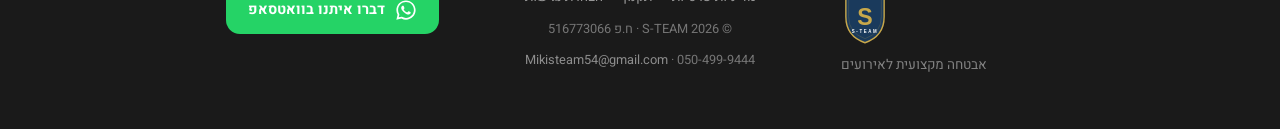
<file: privacy.html>
<!DOCTYPE html>
<html lang="he" dir="rtl">
<head>
  <meta charset="UTF-8">
  <meta name="viewport" content="width=device-width, initial-scale=1.0">
  <meta name="description" content="מדיניות הפרטיות של S-TEAM לפי חוק הגנת הפרטיות ותיקון 13">
  <title>מדיניות פרטיות · S-TEAM</title>
  <link rel="preconnect" href="https://fonts.googleapis.com">
  <link rel="preconnect" href="https://fonts.gstatic.com" crossorigin>
  <link href="https://fonts.googleapis.com/css2?family=Heebo:wght@300;400;600;700;800;900&family=Assistant:wght@400;600;700&display=swap" rel="stylesheet">
  <link rel="stylesheet" href="css/style.css">
</head>
<body>

<!-- COOKIE BANNER -->
<div id="cookie-banner" class="cookie-banner" role="dialog" aria-label="הודעת עוגיות">
  <p>אנו משתמשים בעוגיות לשיפור חוויית הגלישה. <a href="privacy.html">מדיניות פרטיות</a></p>
  <div class="cookie-actions">
    <button id="cookie-accept" class="btn btn--gold btn--sm">מסכים/ה</button>
    <button id="cookie-decline" class="btn btn--ghost-sm">סגור</button>
  </div>
</div>

<!-- HEADER -->
<header class="site-header">
  <nav class="site-nav container" aria-label="ניווט ראשי">
    <a href="index.html#hero-form" class="btn btn--gold header-cta">הגש מועמדות</a>
    <a href="index.html" class="header-logo" aria-label="S-TEAM - חזרה לדף הראשי">
      <img src="assets/logo.svg" alt="לוגו S-TEAM" class="logo-img">
    </a>
  </nav>
</header>

<!-- MAIN -->
<main id="main-content">
  <div class="legal-wrap">

    <a href="index.html" class="legal-back">
      <svg width="16" height="16" viewBox="0 0 24 24" fill="none" stroke="currentColor" stroke-width="2.5" stroke-linecap="round" stroke-linejoin="round" aria-hidden="true"><polyline points="9 18 15 12 9 6"/></svg>
      חזרה לדף הראשי
    </a>

    <h1>מדיניות פרטיות</h1>
    <p class="legal-meta">עדכון אחרון: יוני 2026 · S-TEAM | ח.פ 516773066</p>

    <h2>1. כללי</h2>
    <p>S-TEAM ("החברה") מכבדת את פרטיות המשתמשים באתר ואת זכויותיהם מכוח חוק הגנת הפרטיות, התשמ"א-1981 ותיקון 13 לחוק. מדיניות זו מסבירה אילו נתונים נאספים, כיצד הם נשמרים ומשתמשים בהם.</p>

    <h2>2. מידע הנאסף</h2>
    <p>במסגרת טופס המועמדות אנו אוספים: שם מלא, מספר טלפון, גיל, אזור מגורים, ניסיון באבטחה, ורישיון נשק (אופציונלי).</p>

    <h2>3. מטרות השימוש במידע</h2>
    <ul>
      <li>יצירת קשר עם המועמד בנוגע למועמדותו</li>
      <li>ניהול תהליך הגיוס הפנימי</li>
      <li>עמידה בחובות חוקיות</li>
    </ul>

    <h2>4. שיתוף מידע</h2>
    <p>המידע אינו נמכר לצדדים שלישיים. הוא מועבר רק לנציגי החברה המטפלים בגיוס, ולשירותי תשתית (Gmail, Google Sheets) לצורך ניהול המועמדויות.</p>

    <h2>5. אבטחת מידע</h2>
    <p>אנו נוקטים באמצעי אבטחה סבירים להגנה על המידע. הנתונים מועברים בהצפנת SSL.</p>

    <h2>6. שמירת מידע</h2>
    <p>מידע על מועמדים שלא התקבלו לעבודה נשמר לתקופה של עד 12 חודשים ואז נמחק.</p>

    <h2>7. זכויות הנושא</h2>
    <p>כל אדם רשאי לבקש לעיין במידע שנשמר אודותיו, לתקנו, או לבקש את מחיקתו. לפניות: <a href="mailto:Mikisteam54@gmail.com">Mikisteam54@gmail.com</a></p>

    <h2>8. עוגיות (Cookies)</h2>
    <p>האתר משתמש בעוגיה אחת לזכירת העדפת הסכמה לעוגיות. אין שימוש בעוגיות פרסום.</p>

    <h2>9. יצירת קשר</h2>
    <p>
      <strong>S-TEAM</strong> · ח.פ 516773066<br>
      <a href="mailto:Mikisteam54@gmail.com">Mikisteam54@gmail.com</a> · 050-499-9444
    </p>

  </div>
</main>

<!-- FOOTER -->
<footer class="site-footer" role="contentinfo">
  <div class="container footer-inner">

    <div class="footer-brand">
      <img src="assets/logo.svg" alt="לוגו S-TEAM" class="footer-logo-img">
      <p class="footer-tagline">אבטחה מקצועית לאירועים</p>
    </div>

    <div class="footer-center">
      <nav class="footer-links" aria-label="קישורי תאימות">
        <a href="privacy.html">מדיניות פרטיות</a>
        <a href="terms.html">תקנון</a>
        <a href="accessibility.html">הצהרת נגישות</a>
      </nav>
      <p class="footer-copy">© 2026 S-TEAM · ח.פ 516773066</p>
      <p class="footer-copy"><a href="mailto:Mikisteam54@gmail.com">Mikisteam54@gmail.com</a> · 050-499-9444</p>
    </div>

    <div class="footer-contact">
      <a href="https://wa.me/972504999444?text=%D7%94%D7%99%D7%99%2C%20%D7%90%D7%A0%D7%99%20%D7%9E%D7%AA%D7%A2%D7%A0%D7%99%D7%99%D7%9F%2F%D7%AA%20%D7%91%D7%9E%D7%A9%D7%A8%D7%AA%20%D7%9E%D7%90%D7%91%D7%98%D7%97%2F%D7%AA%20%D7%91-S-TEAM%20%F0%9F%9B%A1%EF%B8%8F"
         class="footer-wa-btn" target="_blank" rel="noopener noreferrer"
         aria-label="פנה אלינו בוואטסאפ">
        <svg xmlns="http://www.w3.org/2000/svg" viewBox="0 0 32 32" fill="white" width="22" height="22" aria-hidden="true" focusable="false">
          <path d="M16 2C8.268 2 2 8.268 2 16c0 2.49.65 4.827 1.784 6.855L2 30l7.352-1.76A13.94 13.94 0 0016 30c7.732 0 14-6.268 14-14S23.732 2 16 2zm0 25.5a11.44 11.44 0 01-5.83-1.6l-.42-.25-4.36 1.04 1.07-4.24-.27-.44A11.46 11.46 0 014.5 16C4.5 9.596 9.596 4.5 16 4.5S27.5 9.596 27.5 16 22.404 27.5 16 27.5zm6.29-8.54c-.34-.17-2.02-1-2.34-1.11-.32-.11-.55-.17-.78.17-.23.34-.89 1.11-1.09 1.34-.2.23-.4.26-.74.09-.34-.17-1.44-.53-2.74-1.69-1.01-.9-1.7-2.01-1.9-2.35-.2-.34-.02-.52.15-.69.15-.15.34-.4.51-.6.17-.2.23-.34.34-.57.11-.23.06-.43-.03-.6-.09-.17-.78-1.89-1.07-2.59-.28-.68-.57-.59-.78-.6h-.67c-.23 0-.6.09-.91.43-.31.34-1.19 1.16-1.19 2.83s1.22 3.28 1.39 3.51c.17.23 2.4 3.67 5.82 5.14.81.35 1.44.56 1.93.72.81.26 1.55.22 2.13.13.65-.1 2.02-.82 2.3-1.62.28-.8.28-1.48.2-1.62-.09-.14-.32-.23-.66-.4z"/>
        </svg>
        דברו איתנו בוואטסאפ
      </a>
    </div>

  </div>
</footer>

<!-- WHATSAPP FLOAT -->
<a href="https://wa.me/972504999444?text=%D7%94%D7%99%D7%99%2C%20%D7%90%D7%A0%D7%99%20%D7%9E%D7%AA%D7%A2%D7%A0%D7%99%D7%99%D7%9F%2F%D7%AA%20%D7%91%D7%9E%D7%A9%D7%A8%D7%AA%20%D7%9E%D7%90%D7%91%D7%98%D7%97%2F%D7%AA%20%D7%91-S-TEAM%20%F0%9F%9B%A1%EF%B8%8F"
   class="wa-float" target="_blank" rel="noopener noreferrer"
   aria-label="פנה אלינו בוואטסאפ" title="דברו איתנו בוואטסאפ">
  <svg xmlns="http://www.w3.org/2000/svg" viewBox="0 0 32 32" fill="white" width="28" height="28" aria-hidden="true" focusable="false">
    <path d="M16 2C8.268 2 2 8.268 2 16c0 2.49.65 4.827 1.784 6.855L2 30l7.352-1.76A13.94 13.94 0 0016 30c7.732 0 14-6.268 14-14S23.732 2 16 2zm0 25.5a11.44 11.44 0 01-5.83-1.6l-.42-.25-4.36 1.04 1.07-4.24-.27-.44A11.46 11.46 0 014.5 16C4.5 9.596 9.596 4.5 16 4.5S27.5 9.596 27.5 16 22.404 27.5 16 27.5zm6.29-8.54c-.34-.17-2.02-1-2.34-1.11-.32-.11-.55-.17-.78.17-.23.34-.89 1.11-1.09 1.34-.2.23-.4.26-.74.09-.34-.17-1.44-.53-2.74-1.69-1.01-.9-1.7-2.01-1.9-2.35-.2-.34-.02-.52.15-.69.15-.15.34-.4.51-.6.17-.2.23-.34.34-.57.11-.23.06-.43-.03-.6-.09-.17-.78-1.89-1.07-2.59-.28-.68-.57-.59-.78-.6h-.67c-.23 0-.6.09-.91.43-.31.34-1.19 1.16-1.19 2.83s1.22 3.28 1.39 3.51c.17.23 2.4 3.67 5.82 5.14.81.35 1.44.56 1.93.72.81.26 1.55.22 2.13.13.65-.1 2.02-.82 2.3-1.62.28-.8.28-1.48.2-1.62-.09-.14-.32-.23-.66-.4z"/>
  </svg>
  <span class="wa-label">דברו איתנו</span>
</a>

<!-- A11Y WIDGET -->
<div class="a11y-widget" id="a11y-widget" dir="ltr">
  <button class="a11y-toggle" id="a11y-toggle-btn"
          aria-label="הגדרות נגישות"
          aria-expanded="false"
          aria-controls="a11y-panel"
          aria-haspopup="true">
    <svg xmlns="http://www.w3.org/2000/svg" viewBox="0 0 24 24" width="26" height="26" fill="white" aria-hidden="true" focusable="false">
      <circle cx="12" cy="4" r="2.2"/>
      <path d="M9 8h6l-1.2 5.5H16a1 1 0 010 2h-2.5l-1 4a1 1 0 01-1 .8 1 1 0 01-1-.8l-1-4H7a1 1 0 010-2h1.2L9 8z"/>
      <path d="M9 14.5A4.5 4.5 0 0012 20a4.5 4.5 0 003-8" fill="none" stroke="white" stroke-width="1.5" stroke-linecap="round"/>
    </svg>
    <span class="a11y-toggle-text" aria-hidden="true">נגישות</span>
  </button>
  <div class="a11y-panel" id="a11y-panel"
       role="region"
       aria-labelledby="a11y-panel-heading"
       hidden
       dir="rtl">
    <h2 class="a11y-panel-title" id="a11y-panel-heading">נגישות</h2>
    <button class="a11y-option" id="a11y-text-btn" aria-label="גודל טקסט: רגיל — לחץ לשינוי" aria-pressed="false">
      <span class="a11y-option-icon" aria-hidden="true">A+</span>
      <span class="a11y-option-label">גודל טקסט: רגיל</span>
    </button>
    <button class="a11y-option" id="a11y-contrast-btn" aria-label="ניגודיות גבוהה" aria-pressed="false">
      <span class="a11y-option-icon" aria-hidden="true">◑</span>
      <span class="a11y-option-label">ניגודיות גבוהה</span>
    </button>
    <button class="a11y-option" id="a11y-anim-btn" aria-label="ביטול אנימציות" aria-pressed="false">
      <span class="a11y-option-icon" aria-hidden="true">⏸</span>
      <span class="a11y-option-label">ביטול אנימציות</span>
    </button>
    <button class="a11y-option" id="a11y-reset-btn" aria-label="איפוס הגדרות נגישות">
      <span class="a11y-option-icon" aria-hidden="true">↺</span>
      <span class="a11y-option-label">איפוס הגדרות</span>
    </button>
    <div class="a11y-option a11y-sr-info" role="note">
      <span class="a11y-option-icon" aria-hidden="true">♿</span>
      <span class="a11y-option-label">תואם NVDA, JAWS, VoiceOver</span>
    </div>
  </div>
</div>

<script src="js/main.js"></script>
<script src="js/accessibility.js"></script>
</body>
</html>
</file>
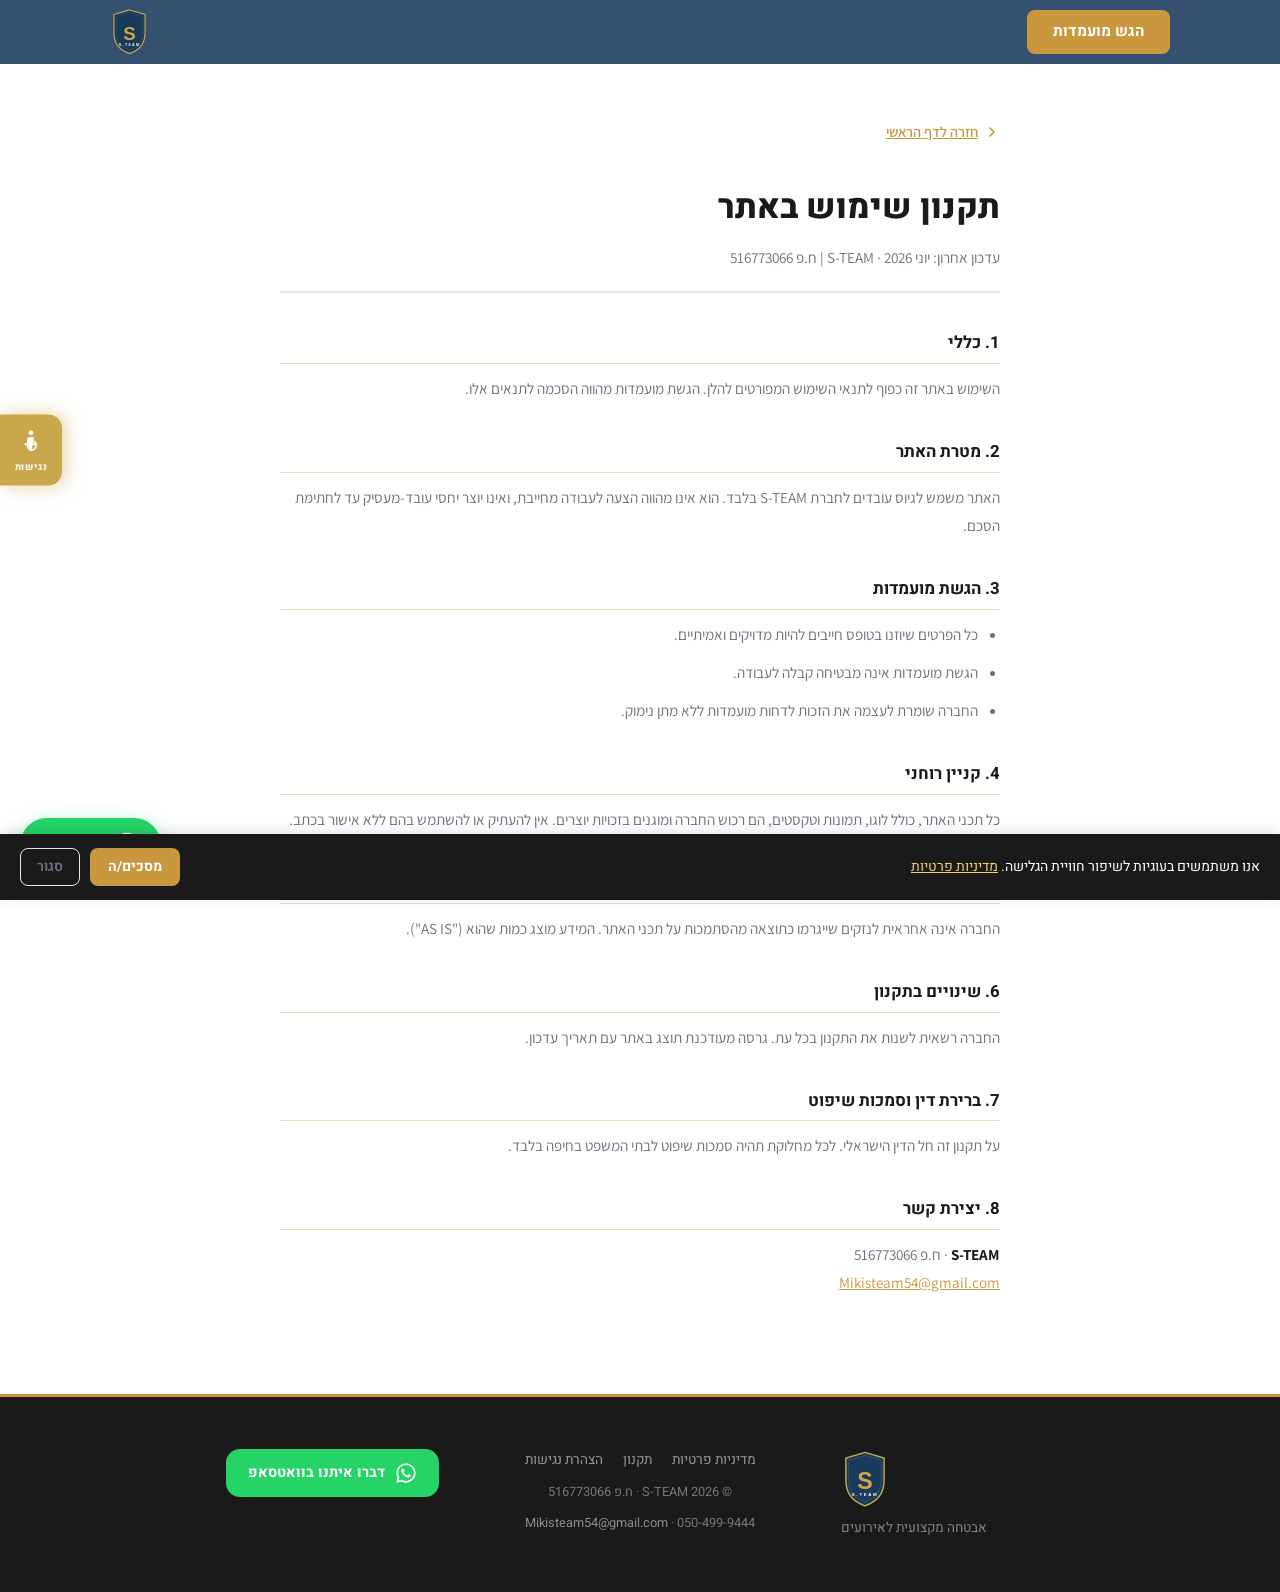
<file: terms.html>
<!DOCTYPE html>
<html lang="he" dir="rtl">
<head>
  <meta charset="UTF-8">
  <meta name="viewport" content="width=device-width, initial-scale=1.0">
  <meta name="description" content="תקנון השימוש באתר S-TEAM">
  <title>תקנון · S-TEAM</title>
  <link rel="preconnect" href="https://fonts.googleapis.com">
  <link rel="preconnect" href="https://fonts.gstatic.com" crossorigin>
  <link href="https://fonts.googleapis.com/css2?family=Heebo:wght@300;400;600;700;800;900&family=Assistant:wght@400;600;700&display=swap" rel="stylesheet">
  <link rel="stylesheet" href="css/style.css">
</head>
<body>

<!-- COOKIE BANNER -->
<div id="cookie-banner" class="cookie-banner" role="dialog" aria-label="הודעת עוגיות">
  <p>אנו משתמשים בעוגיות לשיפור חוויית הגלישה. <a href="privacy.html">מדיניות פרטיות</a></p>
  <div class="cookie-actions">
    <button id="cookie-accept" class="btn btn--gold btn--sm">מסכים/ה</button>
    <button id="cookie-decline" class="btn btn--ghost-sm">סגור</button>
  </div>
</div>

<!-- HEADER -->
<header class="site-header">
  <nav class="site-nav container" aria-label="ניווט ראשי">
    <a href="index.html#hero-form" class="btn btn--gold header-cta">הגש מועמדות</a>
    <a href="index.html" class="header-logo" aria-label="S-TEAM - חזרה לדף הראשי">
      <img src="assets/logo.svg" alt="לוגו S-TEAM" class="logo-img">
    </a>
  </nav>
</header>

<!-- MAIN -->
<main id="main-content">
  <div class="legal-wrap">

    <a href="index.html" class="legal-back">
      <svg width="16" height="16" viewBox="0 0 24 24" fill="none" stroke="currentColor" stroke-width="2.5" stroke-linecap="round" stroke-linejoin="round" aria-hidden="true"><polyline points="9 18 15 12 9 6"/></svg>
      חזרה לדף הראשי
    </a>

    <h1>תקנון שימוש באתר</h1>
    <p class="legal-meta">עדכון אחרון: יוני 2026 · S-TEAM | ח.פ 516773066</p>

    <h2>1. כללי</h2>
    <p>השימוש באתר זה כפוף לתנאי השימוש המפורטים להלן. הגשת מועמדות מהווה הסכמה לתנאים אלו.</p>

    <h2>2. מטרת האתר</h2>
    <p>האתר משמש לגיוס עובדים לחברת S-TEAM בלבד. הוא אינו מהווה הצעה לעבודה מחייבת, ואינו יוצר יחסי עובד-מעסיק עד לחתימת הסכם.</p>

    <h2>3. הגשת מועמדות</h2>
    <ul>
      <li>כל הפרטים שיוזנו בטופס חייבים להיות מדויקים ואמיתיים.</li>
      <li>הגשת מועמדות אינה מבטיחה קבלה לעבודה.</li>
      <li>החברה שומרת לעצמה את הזכות לדחות מועמדות ללא מתן נימוק.</li>
    </ul>

    <h2>4. קניין רוחני</h2>
    <p>כל תכני האתר, כולל לוגו, תמונות וטקסטים, הם רכוש החברה ומוגנים בזכויות יוצרים. אין להעתיק או להשתמש בהם ללא אישור בכתב.</p>

    <h2>5. הגבלת אחריות</h2>
    <p>החברה אינה אחראית לנזקים שייגרמו כתוצאה מהסתמכות על תכני האתר. המידע מוצג כמות שהוא ("AS IS").</p>

    <h2>6. שינויים בתקנון</h2>
    <p>החברה רשאית לשנות את התקנון בכל עת. גרסה מעודכנת תוצג באתר עם תאריך עדכון.</p>

    <h2>7. ברירת דין וסמכות שיפוט</h2>
    <p>על תקנון זה חל הדין הישראלי. לכל מחלוקת תהיה סמכות שיפוט לבתי המשפט בחיפה בלבד.</p>

    <h2>8. יצירת קשר</h2>
    <p>
      <strong>S-TEAM</strong> · ח.פ 516773066<br>
      <a href="mailto:Mikisteam54@gmail.com">Mikisteam54@gmail.com</a>
    </p>

  </div>
</main>

<!-- FOOTER -->
<footer class="site-footer" role="contentinfo">
  <div class="container footer-inner">

    <div class="footer-brand">
      <img src="assets/logo.svg" alt="לוגו S-TEAM" class="footer-logo-img">
      <p class="footer-tagline">אבטחה מקצועית לאירועים</p>
    </div>

    <div class="footer-center">
      <nav class="footer-links" aria-label="קישורי תאימות">
        <a href="privacy.html">מדיניות פרטיות</a>
        <a href="terms.html">תקנון</a>
        <a href="accessibility.html">הצהרת נגישות</a>
      </nav>
      <p class="footer-copy">© 2026 S-TEAM · ח.פ 516773066</p>
      <p class="footer-copy"><a href="mailto:Mikisteam54@gmail.com">Mikisteam54@gmail.com</a> · 050-499-9444</p>
    </div>

    <div class="footer-contact">
      <a href="https://wa.me/972504999444?text=%D7%94%D7%99%D7%99%2C%20%D7%90%D7%A0%D7%99%20%D7%9E%D7%AA%D7%A2%D7%A0%D7%99%D7%99%D7%9F%2F%D7%AA%20%D7%91%D7%9E%D7%A9%D7%A8%D7%AA%20%D7%9E%D7%90%D7%91%D7%98%D7%97%2F%D7%AA%20%D7%91-S-TEAM%20%F0%9F%9B%A1%EF%B8%8F"
         class="footer-wa-btn" target="_blank" rel="noopener noreferrer"
         aria-label="פנה אלינו בוואטסאפ">
        <svg xmlns="http://www.w3.org/2000/svg" viewBox="0 0 32 32" fill="white" width="22" height="22" aria-hidden="true" focusable="false">
          <path d="M16 2C8.268 2 2 8.268 2 16c0 2.49.65 4.827 1.784 6.855L2 30l7.352-1.76A13.94 13.94 0 0016 30c7.732 0 14-6.268 14-14S23.732 2 16 2zm0 25.5a11.44 11.44 0 01-5.83-1.6l-.42-.25-4.36 1.04 1.07-4.24-.27-.44A11.46 11.46 0 014.5 16C4.5 9.596 9.596 4.5 16 4.5S27.5 9.596 27.5 16 22.404 27.5 16 27.5zm6.29-8.54c-.34-.17-2.02-1-2.34-1.11-.32-.11-.55-.17-.78.17-.23.34-.89 1.11-1.09 1.34-.2.23-.4.26-.74.09-.34-.17-1.44-.53-2.74-1.69-1.01-.9-1.7-2.01-1.9-2.35-.2-.34-.02-.52.15-.69.15-.15.34-.4.51-.6.17-.2.23-.34.34-.57.11-.23.06-.43-.03-.6-.09-.17-.78-1.89-1.07-2.59-.28-.68-.57-.59-.78-.6h-.67c-.23 0-.6.09-.91.43-.31.34-1.19 1.16-1.19 2.83s1.22 3.28 1.39 3.51c.17.23 2.4 3.67 5.82 5.14.81.35 1.44.56 1.93.72.81.26 1.55.22 2.13.13.65-.1 2.02-.82 2.3-1.62.28-.8.28-1.48.2-1.62-.09-.14-.32-.23-.66-.4z"/>
        </svg>
        דברו איתנו בוואטסאפ
      </a>
    </div>

  </div>
</footer>

<!-- WHATSAPP FLOAT -->
<a href="https://wa.me/972504999444?text=%D7%94%D7%99%D7%99%2C%20%D7%90%D7%A0%D7%99%20%D7%9E%D7%AA%D7%A2%D7%A0%D7%99%D7%99%D7%9F%2F%D7%AA%20%D7%91%D7%9E%D7%A9%D7%A8%D7%AA%20%D7%9E%D7%90%D7%91%D7%98%D7%97%2F%D7%AA%20%D7%91-S-TEAM%20%F0%9F%9B%A1%EF%B8%8F"
   class="wa-float" target="_blank" rel="noopener noreferrer"
   aria-label="פנה אלינו בוואטסאפ" title="דברו איתנו בוואטסאפ">
  <svg xmlns="http://www.w3.org/2000/svg" viewBox="0 0 32 32" fill="white" width="28" height="28" aria-hidden="true" focusable="false">
    <path d="M16 2C8.268 2 2 8.268 2 16c0 2.49.65 4.827 1.784 6.855L2 30l7.352-1.76A13.94 13.94 0 0016 30c7.732 0 14-6.268 14-14S23.732 2 16 2zm0 25.5a11.44 11.44 0 01-5.83-1.6l-.42-.25-4.36 1.04 1.07-4.24-.27-.44A11.46 11.46 0 014.5 16C4.5 9.596 9.596 4.5 16 4.5S27.5 9.596 27.5 16 22.404 27.5 16 27.5zm6.29-8.54c-.34-.17-2.02-1-2.34-1.11-.32-.11-.55-.17-.78.17-.23.34-.89 1.11-1.09 1.34-.2.23-.4.26-.74.09-.34-.17-1.44-.53-2.74-1.69-1.01-.9-1.7-2.01-1.9-2.35-.2-.34-.02-.52.15-.69.15-.15.34-.4.51-.6.17-.2.23-.34.34-.57.11-.23.06-.43-.03-.6-.09-.17-.78-1.89-1.07-2.59-.28-.68-.57-.59-.78-.6h-.67c-.23 0-.6.09-.91.43-.31.34-1.19 1.16-1.19 2.83s1.22 3.28 1.39 3.51c.17.23 2.4 3.67 5.82 5.14.81.35 1.44.56 1.93.72.81.26 1.55.22 2.13.13.65-.1 2.02-.82 2.3-1.62.28-.8.28-1.48.2-1.62-.09-.14-.32-.23-.66-.4z"/>
  </svg>
  <span class="wa-label">דברו איתנו</span>
</a>

<!-- A11Y WIDGET -->
<div class="a11y-widget" id="a11y-widget" dir="ltr">
  <button class="a11y-toggle" id="a11y-toggle-btn"
          aria-label="הגדרות נגישות"
          aria-expanded="false"
          aria-controls="a11y-panel"
          aria-haspopup="true">
    <svg xmlns="http://www.w3.org/2000/svg" viewBox="0 0 24 24" width="26" height="26" fill="white" aria-hidden="true" focusable="false">
      <circle cx="12" cy="4" r="2.2"/>
      <path d="M9 8h6l-1.2 5.5H16a1 1 0 010 2h-2.5l-1 4a1 1 0 01-1 .8 1 1 0 01-1-.8l-1-4H7a1 1 0 010-2h1.2L9 8z"/>
      <path d="M9 14.5A4.5 4.5 0 0012 20a4.5 4.5 0 003-8" fill="none" stroke="white" stroke-width="1.5" stroke-linecap="round"/>
    </svg>
    <span class="a11y-toggle-text" aria-hidden="true">נגישות</span>
  </button>
  <div class="a11y-panel" id="a11y-panel"
       role="region"
       aria-labelledby="a11y-panel-heading"
       hidden
       dir="rtl">
    <h2 class="a11y-panel-title" id="a11y-panel-heading">נגישות</h2>
    <button class="a11y-option" id="a11y-text-btn" aria-label="גודל טקסט: רגיל — לחץ לשינוי" aria-pressed="false">
      <span class="a11y-option-icon" aria-hidden="true">A+</span>
      <span class="a11y-option-label">גודל טקסט: רגיל</span>
    </button>
    <button class="a11y-option" id="a11y-contrast-btn" aria-label="ניגודיות גבוהה" aria-pressed="false">
      <span class="a11y-option-icon" aria-hidden="true">◑</span>
      <span class="a11y-option-label">ניגודיות גבוהה</span>
    </button>
    <button class="a11y-option" id="a11y-anim-btn" aria-label="ביטול אנימציות" aria-pressed="false">
      <span class="a11y-option-icon" aria-hidden="true">⏸</span>
      <span class="a11y-option-label">ביטול אנימציות</span>
    </button>
    <button class="a11y-option" id="a11y-reset-btn" aria-label="איפוס הגדרות נגישות">
      <span class="a11y-option-icon" aria-hidden="true">↺</span>
      <span class="a11y-option-label">איפוס הגדרות</span>
    </button>
    <div class="a11y-option a11y-sr-info" role="note">
      <span class="a11y-option-icon" aria-hidden="true">♿</span>
      <span class="a11y-option-label">תואם NVDA, JAWS, VoiceOver</span>
    </div>
  </div>
</div>

<script src="js/main.js"></script>
<script src="js/accessibility.js"></script>
</body>
</html>
</file>
<file: css/style.css>
/* ================================================
   S-TEAM · style.css
   Light theme · Gold accent · RTL · Mobile-first
   ================================================ */

:root {
  --gold:         #C9973E;
  --gold-light:   #EDD068;
  --gold-glow:    rgba(201,151,62,0.30);
  --gold-border:  rgba(201,151,62,0.35);
  --gold-bg:      rgba(201,151,62,0.08);

  --bg:           #FFFFFF;
  --bg-alt:       #F8F8F6;
  --text:         #1A1A1A;
  --text-muted:   #6B7280;
  --text-dim:     #9CA3AF;
  --border:       #E5E7EB;

  --green:        #22C55E;

  --font:         'Heebo', 'Arial Hebrew', Arial, sans-serif;

  --radius-sm:    8px;
  --radius-md:    14px;
  --radius-lg:    20px;

  --shadow-sm:    0 2px 8px rgba(0,0,0,0.07);
  --shadow-md:    0 4px 20px rgba(0,0,0,0.10);
  --shadow-gold:  0 4px 24px rgba(201,151,62,0.28);

  --navy:         #1A3A5C;
  --brand-gold:   #C8A84B;

  --max-w:        1100px;
  --px:           20px;
  --section-py:   88px;
  --header-h:     64px;
}

/* ---------- Reset ---------- */
*, *::before, *::after { box-sizing: border-box; margin: 0; padding: 0; }
html { scroll-behavior: smooth; }
body {
  font-family: var(--font);
  background: var(--bg);
  color: var(--text);
  direction: rtl;
  line-height: 1.65;
  -webkit-font-smoothing: antialiased;
  overflow-x: hidden;
}
img { max-width: 100%; height: auto; display: block; }
a { color: var(--gold); transition: color .2s; }
a:hover { color: var(--gold-light); }
:focus-visible { outline: 2px solid var(--gold); outline-offset: 3px; border-radius: 3px; }

/* ---------- Utils ---------- */
.container { max-width: var(--max-w); margin-inline: auto; padding-inline: var(--px); }
.section    { padding-block: var(--section-py); }
.gold-text  { color: var(--gold); }
.gold-link  { color: var(--gold); text-decoration: underline; }

/* ---------- Fade-in ---------- */
.fade-in {
  opacity: 0;
  transform: translateY(22px);
  transition: opacity .55s ease, transform .55s ease;
}
.fade-in.visible { opacity: 1; transform: translateY(0); }

.benefits-grid .fade-in:nth-child(2) { transition-delay: .10s; }
.benefits-grid .fade-in:nth-child(3) { transition-delay: .20s; }
.benefits-grid .fade-in:nth-child(4) { transition-delay: .30s; }
.domains-grid  .fade-in:nth-child(2) { transition-delay: .10s; }
.domains-grid  .fade-in:nth-child(3) { transition-delay: .20s; }
.faq-list      .fade-in:nth-child(2) { transition-delay: .07s; }
.faq-list      .fade-in:nth-child(3) { transition-delay: .14s; }
.faq-list      .fade-in:nth-child(4) { transition-delay: .21s; }
.faq-list      .fade-in:nth-child(5) { transition-delay: .28s; }

/* ---------- Buttons ---------- */
.btn {
  display: inline-flex;
  align-items: center;
  justify-content: center;
  gap: 8px;
  border: none;
  border-radius: var(--radius-sm);
  font-family: var(--font);
  font-weight: 700;
  cursor: pointer;
  text-decoration: none;
  min-height: 44px;
  padding: 12px 26px;
  font-size: 1rem;
  transition: background .2s, box-shadow .2s, transform .15s, color .2s;
  white-space: nowrap;
  line-height: 1;
}
.btn--gold {
  background: var(--gold);
  color: #fff;
}
.btn--gold:hover {
  background: var(--gold-light);
  box-shadow: 0 0 20px var(--gold-glow);
  transform: translateY(-2px);
  color: #fff;
}
.btn--sm { min-height: 38px; padding: 8px 18px; font-size: .875rem; }
.btn--ghost-sm {
  background: transparent;
  color: var(--text-muted);
  border: 1px solid var(--border);
  min-height: 38px;
  padding: 7px 16px;
  font-size: .875rem;
  cursor: pointer;
  font-family: var(--font);
  font-weight: 600;
  border-radius: var(--radius-sm);
  transition: background .2s;
}
.btn--ghost-sm:hover { background: var(--bg-alt); }

/* ---------- Section headers ---------- */
.section-header { text-align: center; margin-bottom: 52px; }
.section-title {
  font-size: clamp(1.65rem, 4vw, 2.3rem);
  font-weight: 800;
  color: var(--text);
  letter-spacing: -.4px;
  margin-bottom: 8px;
}
.section-title::after {
  content: '';
  display: block;
  width: 48px;
  height: 3px;
  background: var(--gold);
  margin: 12px auto 0;
  border-radius: 2px;
}
.section-sub { color: var(--text-muted); font-size: 1.05rem; margin-top: 12px; }

/* ---------- Cookie Banner ---------- */
.cookie-banner {
  position: fixed;
  bottom: 0;
  inset-inline: 0;
  z-index: 9999;
  background: var(--text);
  color: #fff;
  padding: 14px var(--px);
  display: flex;
  align-items: center;
  justify-content: space-between;
  gap: 16px;
  flex-wrap: wrap;
  font-size: .875rem;
  box-shadow: 0 -2px 12px rgba(0,0,0,0.12);
}
.cookie-banner a { color: var(--gold-light); }
.cookie-actions { display: flex; gap: 10px; flex-shrink: 0; }
.cookie-banner.hidden { display: none; }

/* ---------- Header / Nav ---------- */
.site-header {
  position: sticky;
  top: 0;
  z-index: 100;
  height: var(--header-h);
  background: rgba(26, 58, 92, 0.88);
  backdrop-filter: blur(10px);
  -webkit-backdrop-filter: blur(10px);
  transition: box-shadow .3s, background .3s;
}
.site-header.scrolled {
  background: rgba(26, 58, 92, 0.97);
  box-shadow: 0 2px 24px rgba(0,0,0,0.25);
}
.site-nav {
  display: flex;
  align-items: center;
  justify-content: space-between;
  height: 100%;
}
.header-logo { display: flex; align-items: center; text-decoration: none; }
.logo-img {
  height: 48px;
  width: auto;
  max-width: 160px;
  object-fit: contain;
}
.header-cta { font-size: .95rem; }

/* ---------- Hero ---------- */
.hero {
  position: relative;
  min-height: 100vh;
  display: flex;
  align-items: center;
  overflow: hidden;
}

/* וידאו */
.hero-video {
  position: absolute;
  inset: 0;
  width: 100%;
  height: 100%;
  object-fit: cover;
  z-index: 0;
}
/* fallback תמונה,מוצגת מאחורי הוידאו; נגלית אם הוידאו לא נטען */
.hero-video-fallback {
  position: absolute;
  inset: 0;
  background-size: cover;
  background-position: center;
  z-index: -1;
}

.hero-overlay {
  position: absolute;
  inset: 0;
  background: rgba(0,0,0,0.55);
  z-index: 1;
}

.hero-inner {
  position: relative;
  z-index: 5;
  display: flex;
  align-items: center;
  justify-content: space-between;
  gap: 40px;
  padding-block: 80px 60px;
  width: 100%;
}

/* Hero text,ימין (RTL start) */
.hero-text { flex: 1; max-width: 560px; }

.hero-badge {
  display: inline-flex;
  align-items: center;
  gap: 7px;
  background: rgba(201,151,62,0.15);
  border: 1px solid rgba(201,151,62,0.4);
  border-radius: 100px;
  padding: 6px 16px;
  font-size: .8rem;
  color: var(--gold-light);
  font-weight: 600;
  letter-spacing: .4px;
  margin-bottom: 24px;
}

.hero-title {
  font-size: clamp(2rem, 6vw, 4rem);
  font-weight: 900;
  color: #fff;
  line-height: 1.1;
  letter-spacing: -1px;
  margin-bottom: 18px;
}

.hero-sub {
  font-size: clamp(.95rem, 2vw, 1.15rem);
  color: rgba(255,255,255,0.88);
  line-height: 1.75;
  margin-bottom: 36px;
}
.hero-sub strong { color: var(--gold-light); font-weight: 700; }

.hero-stats {
  display: inline-flex;
  gap: 0;
  align-items: center;
  background: rgba(0,0,0,0.4);
  border: 1px solid rgba(201,151,62,0.3);
  border-radius: var(--radius-md);
  backdrop-filter: blur(8px);
  overflow: hidden;
}
.stat-item { padding: 14px 28px; text-align: center; }
.stat-num  { display: block; font-size: 1.45rem; font-weight: 800; line-height: 1.1; }
.stat-label{ display: block; font-size: .72rem; color: rgba(255,255,255,0.65); margin-top: 3px; }
.stat-divider { width: 1px; height: 36px; background: rgba(201,151,62,0.25); flex-shrink: 0; }

/* Hero floating form,שמאל (RTL end) */
.hero-form-wrap {
  flex-shrink: 0;
  width: 340px;
}
.hero-form {
  background: rgba(0,0,0,0.75);
  border: 1px solid rgba(201,151,62,0.3);
  border-radius: var(--radius-lg);
  backdrop-filter: blur(16px);
  -webkit-backdrop-filter: blur(16px);
  padding: 32px 28px;
}
.hero-form-title {
  font-size: 1.3rem;
  font-weight: 800;
  color: #fff;
  margin-bottom: 4px;
}
.hero-form-sub {
  font-size: .82rem;
  color: rgba(255,255,255,0.55);
  margin-bottom: 22px;
}

.hf-group { margin-bottom: 16px; }
.hf-label {
  display: block;
  font-size: .82rem;
  font-weight: 600;
  color: rgba(255,255,255,0.75);
  margin-bottom: 6px;
}
.req-star { color: var(--gold); margin-right: 2px; }
.hf-input {
  width: 100%;
  padding: 11px 14px;
  background: rgba(255,255,255,0.08);
  border: 1px solid rgba(201,151,62,0.3);
  border-radius: var(--radius-sm);
  color: #fff;
  font-family: var(--font);
  font-size: .95rem;
  direction: rtl;
  min-height: 44px;
  transition: border-color .2s, background .2s;
  -webkit-appearance: none;
  appearance: none;
}
.hf-input::placeholder { color: rgba(255,255,255,0.3); }
.hf-input:focus {
  outline: none;
  border-color: var(--gold);
  background: rgba(201,151,62,0.1);
}

.hf-select-wrap { position: relative; }
.hf-select { cursor: pointer; padding-left: 36px; }
.hf-chevron {
  position: absolute;
  left: 12px;
  top: 50%;
  transform: translateY(-50%);
  color: var(--gold);
  pointer-events: none;
}
.hf-select option { background: #1a1a1a; color: #fff; }

.hf-error { display: block; font-size: .76rem; color: var(--gold-light); margin-top: 4px; min-height: 16px; }

/* hero form checkbox */
.hf-check-group { margin-bottom: 18px; }
.hf-check-label {
  display: flex;
  align-items: flex-start;
  gap: 10px;
  cursor: pointer;
  font-size: .82rem;
  color: rgba(255,255,255,0.65);
  line-height: 1.5;
}
.hf-check-input {
  position: absolute;
  opacity: 0;
  width: 0;
  height: 0;
}
.hf-check-box {
  flex-shrink: 0;
  width: 20px;
  height: 20px;
  border: 1px solid rgba(201,151,62,0.45);
  border-radius: 4px;
  background: rgba(255,255,255,0.06);
  display: flex;
  align-items: center;
  justify-content: center;
  margin-top: 1px;
  transition: background .2s, border-color .2s;
}
.hf-check-input:checked + .hf-check-box {
  background: var(--gold);
  border-color: var(--gold);
}
.hf-check-input:checked + .hf-check-box::after {
  content: '';
  display: block;
  width: 5px;
  height: 9px;
  border: 2px solid #fff;
  border-top: none;
  border-right: none;
  transform: rotate(-45deg) translateY(-1px);
}
.hf-check-input:focus-visible + .hf-check-box { outline: 2px solid var(--gold); outline-offset: 2px; }

.btn--submit-hero {
  width: 100%;
  font-size: 1.05rem;
  min-height: 48px;
  border-radius: var(--radius-md);
  letter-spacing: .3px;
}

.hf-msg {
  margin-top: 12px;
  padding: 12px 14px;
  border-radius: var(--radius-sm);
  font-size: .85rem;
  font-weight: 600;
}
.hf-msg--success { background: rgba(34,197,94,0.15); border: 1px solid rgba(34,197,94,0.3); color: #86efac; }
.hf-msg--error   { background: rgba(201,151,62,0.12); border: 1px solid rgba(201,151,62,0.3); color: var(--gold-light); }

/* hero scroll arrow */
.hero-scroll {
  position: absolute;
  bottom: 28px;
  left: 50%;
  transform: translateX(-50%);
  z-index: 5;
  color: var(--gold);
  animation: bounce 2s infinite;
  text-decoration: none;
}
@keyframes bounce {
  0%,100% { transform: translateX(-50%) translateY(0); }
  50%      { transform: translateX(-50%) translateY(7px); }
}

/* ---------- Benefits ---------- */
.benefits-section { background: var(--bg-alt); }

.benefits-grid {
  display: grid;
  grid-template-columns: repeat(2, 1fr);
  gap: 20px;
}
@media (min-width: 768px) {
  .benefits-grid { grid-template-columns: repeat(4, 1fr); }
}

.benefit-card {
  background: var(--bg);
  border: 1px solid var(--border);
  border-radius: var(--radius-md);
  padding: 36px 24px;
  text-align: center;
  box-shadow: var(--shadow-sm);
  transition: transform .25s, box-shadow .25s, border-color .25s;
}
.benefit-card:hover {
  transform: translateY(-4px);
  box-shadow: var(--shadow-gold);
  border-color: var(--gold-border);
}

.card-icon {
  width: 58px;
  height: 58px;
  border-radius: 14px;
  background: var(--gold-bg);
  border: 1px solid var(--gold-border);
  display: flex;
  align-items: center;
  justify-content: center;
  margin: 0 auto 18px;
  color: var(--gold);
  transition: background .25s;
}
.benefit-card:hover .card-icon { background: rgba(201,151,62,0.15); }

.card-title { font-size: 1rem; font-weight: 700; color: var(--text); margin-bottom: 8px; }
.card-text  { font-size: .875rem; color: var(--text-muted); line-height: 1.6; }

/* ---------- Domains ---------- */
.domains-section { background: var(--bg); }
.domains-grid {
  display: grid;
  gap: 24px;
  grid-template-columns: 1fr;
}
@media (min-width: 640px) {
  .domains-grid { grid-template-columns: repeat(3, 1fr); }
}

.domain-card {
  border-radius: var(--radius-md);
  overflow: hidden;
  background: var(--bg);
  border: 1px solid var(--border);
  box-shadow: var(--shadow-sm);
  transition: transform .25s, box-shadow .25s, border-color .25s;
}
.domain-card:hover {
  transform: translateY(-4px);
  box-shadow: var(--shadow-gold);
  border-color: var(--gold-border);
}

.domain-img-wrap {
  position: relative;
  height: 210px;
  overflow: hidden;
  background: #1a1a1a;
}
.domain-img { width: 100%; height: 100%; object-fit: cover; transition: transform .35s; display: block; }
.domain-card:hover .domain-img { transform: scale(1.04); }

/* Placeholder,מוצג תמיד מאחורי התמונה; נגלה כשהתמונה נכשלת */
.domain-img-placeholder {
  position: absolute;
  inset: 0;
  display: flex;
  flex-direction: column;
  align-items: center;
  justify-content: center;
  gap: 12px;
  color: var(--gold);
  background: linear-gradient(135deg, #1a1a1a 0%, #2a2218 100%);
  font-size: .85rem;
  font-weight: 600;
  pointer-events: none;
  z-index: 0; /* מאחורי התמונה */
}
/* כשהתמונה עולה בהצלחה,מסתירים placeholder */
.domain-img-wrap:not(.img-error) .domain-img-placeholder { opacity: 0; }
/* כשיש שגיאה,מציגים placeholder */
.domain-img-wrap.img-error .domain-img-placeholder { opacity: 1; z-index: 1; }

.domain-body { padding: 22px 20px; }
.domain-title { font-size: 1.05rem; font-weight: 700; color: var(--text); margin-bottom: 8px; }
.domain-text  { font-size: .875rem; color: var(--text-muted); line-height: 1.6; }

/* ---------- Requirements ---------- */
.requirements-section { background: var(--bg-alt); }
.req-cols {
  display: grid;
  gap: 20px;
  margin-bottom: 24px;
}
@media (min-width: 600px) {
  .req-cols { grid-template-columns: 1fr 1fr; }
}

.req-block {
  background: var(--bg);
  border: 1px solid var(--border);
  border-radius: var(--radius-md);
  padding: 32px 28px;
  box-shadow: var(--shadow-sm);
}

.req-badge {
  display: inline-block;
  padding: 5px 16px;
  border-radius: 100px;
  font-size: .8rem;
  font-weight: 700;
  letter-spacing: .5px;
  margin-bottom: 20px;
}
.req-badge--must {
  background: var(--gold-bg);
  color: var(--gold);
  border: 1px solid var(--gold-border);
}
.req-badge--plus {
  background: rgba(237,208,104,0.10);
  color: #a07828;
  border: 1px solid rgba(201,151,62,0.25);
}

.req-list {
  list-style: none;
  display: flex;
  flex-direction: column;
  gap: 13px;
}
.req-list li {
  display: flex;
  align-items: flex-start;
  gap: 10px;
  font-size: .95rem;
  color: var(--text-muted);
  line-height: 1.5;
}

.req-icon {
  flex-shrink: 0;
  font-style: normal;
  font-weight: 700;
  line-height: 1.5;
  font-size: 1rem;
}
.req-icon--check { color: var(--green); }
.req-icon--star  { color: var(--gold); }

.req-note {
  background: var(--gold-bg);
  border: 1px solid var(--gold-border);
  border-radius: var(--radius-sm);
  padding: 16px 20px;
  font-size: .875rem;
  color: var(--text-muted);
  max-width: 640px;
}
.req-note strong { color: var(--text); }

/* ---------- Full form section ---------- */
.full-form-section { background: var(--bg); }

.full-form {
  max-width: 640px;
  margin-inline: auto;
  background: var(--bg);
  border: 1px solid var(--border);
  border-radius: var(--radius-lg);
  padding: 44px 36px;
  box-shadow: var(--shadow-md);
}
@media (max-width: 480px) { .full-form { padding: 28px 20px; } }

.form-row {
  display: grid;
  gap: 20px;
  margin-bottom: 20px;
}
@media (min-width: 520px) { .form-row { grid-template-columns: 1fr 1fr; } }

.form-group { margin-bottom: 20px; }
.form-row .form-group { margin-bottom: 0; }
.form-row { margin-bottom: 20px; }

.form-label {
  display: block;
  font-size: .875rem;
  font-weight: 600;
  color: var(--text-muted);
  margin-bottom: 7px;
}

.form-input {
  width: 100%;
  padding: 12px 14px;
  background: var(--bg);
  border: 1px solid var(--gold-border);
  border-radius: var(--radius-sm);
  color: var(--text);
  font-family: var(--font);
  font-size: .95rem;
  direction: rtl;
  min-height: 44px;
  transition: border-color .2s, box-shadow .2s;
  -webkit-appearance: none;
  appearance: none;
}
.form-input::placeholder { color: var(--text-dim); }
.form-input:focus {
  outline: none;
  border-color: var(--gold);
  box-shadow: 0 0 0 3px rgba(201,151,62,0.15);
}

.ff-select-wrap { position: relative; }
.form-select { cursor: pointer; padding-left: 36px; background: var(--bg); }
.ff-select-arrow {
  position: absolute;
  left: 12px;
  top: 50%;
  transform: translateY(-50%);
  color: var(--gold);
  pointer-events: none;
}
.form-select option { background: var(--bg); color: var(--text); }

.form-error { display: block; font-size: .8rem; color: var(--gold); margin-top: 4px; min-height: 16px; }

/* Checkbox (full form) */
.form-group--check { margin-bottom: 16px; }
.check-label {
  display: flex;
  align-items: flex-start;
  gap: 12px;
  cursor: pointer;
  font-size: .9rem;
  color: var(--text-muted);
  line-height: 1.5;
}
.check-input { position: absolute; opacity: 0; width: 0; height: 0; }
.check-box {
  flex-shrink: 0;
  width: 22px;
  height: 22px;
  border: 1px solid var(--gold-border);
  border-radius: 5px;
  background: var(--bg);
  display: flex;
  align-items: center;
  justify-content: center;
  margin-top: 1px;
  transition: background .2s, border-color .2s;
}
.check-input:checked + .check-box {
  background: var(--gold);
  border-color: var(--gold);
}
.check-input:checked + .check-box::after {
  content: '';
  display: block;
  width: 6px;
  height: 10px;
  border: 2px solid #fff;
  border-top: none;
  border-right: none;
  transform: rotate(-45deg) translateY(-1px);
}
.check-input:focus-visible + .check-box { outline: 2px solid var(--gold); outline-offset: 2px; }

.btn--submit-full {
  width: 100%;
  font-size: 1.05rem;
  min-height: 52px;
  border-radius: var(--radius-md);
  margin-top: 8px;
  letter-spacing: .3px;
}

.form-msg {
  margin-top: 14px;
  padding: 13px 16px;
  border-radius: var(--radius-sm);
  font-size: .875rem;
  font-weight: 600;
}
.form-msg--success {
  background: rgba(34,197,94,0.08);
  border: 1px solid rgba(34,197,94,0.3);
  color: #16a34a;
}
.form-msg--error {
  background: var(--gold-bg);
  border: 1px solid var(--gold-border);
  color: var(--gold);
}

/* ---------- FAQ ---------- */
.faq-section { background: var(--bg-alt); }
.faq-list {
  max-width: 760px;
  margin-inline: auto;
  display: flex;
  flex-direction: column;
  gap: 10px;
}
.faq-item {
  background: var(--bg);
  border: 1px solid var(--border);
  border-radius: var(--radius-md);
  overflow: hidden;
  transition: border-color .2s, box-shadow .2s;
}
.faq-item[open] {
  border-color: var(--gold-border);
  box-shadow: var(--shadow-gold);
}
.faq-q {
  display: flex;
  justify-content: space-between;
  align-items: center;
  gap: 16px;
  padding: 18px 22px;
  font-weight: 700;
  font-size: .95rem;
  cursor: pointer;
  list-style: none;
  color: var(--text);
  transition: background .15s;
  user-select: none;
}
.faq-q::-webkit-details-marker { display: none; }
.faq-q:hover { background: var(--bg-alt); }
.faq-arrow {
  flex-shrink: 0;
  color: var(--gold);
  font-size: 1.3rem;
  font-weight: 400;
  line-height: 1;
  display: inline-block;
  width: 20px;
  text-align: center;
}
.faq-arrow::before { content: '+'; }
.faq-item[open] .faq-arrow::before { content: '−'; }
.faq-a {
  padding: 0 22px 18px;
  font-size: .9rem;
  color: var(--text-muted);
  line-height: 1.75;
  border-top: 1px solid var(--border);
  padding-top: 14px;
}

/* ---------- Footer ---------- */
.site-footer {
  background: #1A1A1A;
  border-top: 3px solid var(--gold);
  padding-block: 52px;
  color: rgba(255,255,255,0.7);
}
.footer-inner {
  display: grid;
  grid-template-columns: 1fr;
  gap: 36px;
  text-align: center;
  align-items: start;
}
@media (min-width: 768px) {
  .footer-inner {
    grid-template-columns: 1fr 1fr 1fr;
    text-align: right;
  }
}

.footer-brand { display: flex; flex-direction: column; gap: 8px; align-items: center; }
@media (min-width: 768px) { .footer-brand { align-items: flex-end; } }

.footer-logo-img {
  height: 60px;
  width: auto;
  max-width: 180px;
  object-fit: contain;
}
.footer-tagline { font-size: .85rem; color: rgba(255,255,255,0.45); }

.footer-center { display: flex; flex-direction: column; gap: 10px; align-items: center; }
@media (min-width: 768px) { .footer-center { align-items: center; } }

.footer-links {
  display: flex;
  gap: 20px;
  flex-wrap: wrap;
  justify-content: center;
}
.footer-links a {
  font-size: .85rem;
  color: rgba(255,255,255,0.55);
  transition: color .2s;
  text-decoration: none;
}
.footer-links a:hover { color: var(--gold); }

.footer-copy { font-size: .8rem; color: rgba(255,255,255,0.4); }
.footer-copy a { color: rgba(255,255,255,0.5); text-decoration: none; }
.footer-copy a:hover { color: var(--gold); }

.footer-contact { display: flex; flex-direction: column; align-items: center; gap: 12px; }
@media (min-width: 768px) { .footer-contact { align-items: flex-start; } }

.footer-wa-btn {
  display: inline-flex;
  align-items: center;
  gap: 10px;
  background: #25D366;
  color: #fff;
  padding: 12px 22px;
  border-radius: var(--radius-md);
  font-weight: 700;
  font-size: .9rem;
  font-family: var(--font);
  text-decoration: none;
  min-height: 46px;
  transition: background .2s, transform .15s, box-shadow .2s;
}
.footer-wa-btn:hover {
  background: #1db954;
  transform: translateY(-2px);
  box-shadow: 0 4px 16px rgba(37,211,102,0.4);
  color: #fff;
}

/* ---------- WhatsApp Float ---------- */
.wa-float {
  position: fixed;
  bottom: 28px;
  left: 20px;
  z-index: 9000;
  background: #25D366;
  color: #fff;
  border-radius: 50px;
  display: flex;
  align-items: center;
  gap: 10px;
  padding: 13px 20px;
  box-shadow: 0 4px 20px rgba(37,211,102,0.35);
  text-decoration: none;
  font-weight: 700;
  font-size: .875rem;
  font-family: var(--font);
  min-height: 50px;
  transition: transform .2s, box-shadow .2s;
}
.wa-float:hover { transform: scale(1.05); box-shadow: 0 6px 24px rgba(37,211,102,0.5); color: #fff; }
.wa-label { white-space: nowrap; }

/* ---------- A11y Widget ---------- */
.a11y-widget {
  position: fixed;
  top: 50%;
  left: 0;
  transform: translateY(-50%);
  z-index: 8000;
  display: flex;
  align-items: center;
}

/* Tab shape stuck to left edge */
.a11y-toggle {
  display: flex;
  flex-direction: column;
  align-items: center;
  justify-content: center;
  gap: 5px;
  padding: 14px 14px 12px;
  min-width: 62px;
  background: #C8A84B;
  color: #fff;
  border: none;
  border-radius: 0 14px 14px 0;
  cursor: pointer;
  box-shadow: 3px 0 18px rgba(200,168,75,0.55);
  transition: min-width .2s ease, box-shadow .2s;
  flex-shrink: 0;
}
.a11y-toggle:hover,
.a11y-toggle[aria-expanded="true"] {
  min-width: 70px;
  box-shadow: 4px 0 24px rgba(200,168,75,0.7);
}
.a11y-toggle:focus-visible {
  outline: 3px solid #fff;
  outline-offset: -4px;
  border-radius: 0 14px 14px 0;
}
.a11y-toggle-text {
  font-size: .6rem;
  font-weight: 800;
  letter-spacing: .8px;
  font-family: var(--font);
  color: rgba(255,255,255,0.92);
  white-space: nowrap;
}

.a11y-panel {
  background: var(--bg);
  border: 1px solid var(--border);
  border-radius: var(--radius-md);
  box-shadow: 0 8px 32px rgba(0,0,0,0.18);
  padding: 16px;
  min-width: 220px;
  margin-left: 12px;
}
.a11y-panel[hidden] { display: none; }

.a11y-panel-title {
  font-size: .82rem;
  font-weight: 700;
  color: var(--text);
  margin: 0 0 12px;
  padding-bottom: 10px;
  border-bottom: 2px solid #C8A84B;
  text-align: right;
  letter-spacing: .2px;
}

.a11y-option {
  display: flex;
  align-items: center;
  gap: 10px;
  width: 100%;
  padding: 11px 13px;
  border: 1px solid var(--border);
  border-radius: var(--radius-sm);
  background: var(--bg);
  cursor: pointer;
  font-family: var(--font);
  font-size: .875rem;
  color: var(--text);
  margin-bottom: 8px;
  text-align: right;
  transition: background .15s, border-color .15s;
  min-height: 44px;
}
.a11y-option:last-child { margin-bottom: 0; }
.a11y-option:hover { background: var(--bg-alt); border-color: #C8A84B; }
.a11y-option.active {
  background: rgba(200,168,75,0.12);
  border-color: #C8A84B;
  color: #7a5f1a;
  font-weight: 700;
}
.a11y-option:focus-visible { outline: 2px solid #C8A84B; outline-offset: 2px; }
.a11y-option-icon { font-size: 1.1rem; flex-shrink: 0; }
.a11y-option-label { font-weight: 600; flex: 1; }
.a11y-sr-info { cursor: default; color: var(--text-muted); font-size: .82rem; }
.a11y-sr-info:hover { background: var(--bg); border-color: var(--border); color: var(--text-muted); }

/* High contrast mode — comprehensive */
body.high-contrast {
  --bg:         #000000;
  --bg-alt:     #111111;
  --text:       #FFFFFF;
  --text-muted: #DDDDDD;
  --text-dim:   #BBBBBB;
  --border:     #666666;
  --gold-bg:    rgba(255,220,80,0.15);
  --gold-border: rgba(255,220,80,0.7);
}
body.high-contrast .site-header { background: rgba(0,0,0,0.98) !important; }
body.high-contrast .hero-overlay { background: rgba(0,0,0,0.80) !important; }
body.high-contrast .hero-form   { background: rgba(0,0,0,0.97) !important; }
body.high-contrast .hero-stats  { background: rgba(0,0,0,0.88) !important; border-color: rgba(255,220,80,0.5) !important; }
body.high-contrast .hero-badge  { background: rgba(255,220,80,0.2) !important; border-color: rgba(255,220,80,0.7) !important; }
body.high-contrast .hf-input    { background: rgba(255,255,255,0.1) !important; border-color: #888 !important; color: #fff !important; }
body.high-contrast .benefit-card,
body.high-contrast .domain-card,
body.high-contrast .req-block,
body.high-contrast .faq-item    { background: #111 !important; border-color: #666 !important; }
body.high-contrast .card-icon   { background: #222 !important; border-color: #666 !important; }
body.high-contrast .full-form   { background: #111 !important; border-color: #666 !important; }
body.high-contrast .form-input  { background: #111 !important; border-color: #666 !important; color: #fff !important; }
body.high-contrast .faq-q       { color: #fff !important; }
body.high-contrast .faq-q:hover { background: #1a1a1a !important; }
body.high-contrast .faq-a       { color: #ddd !important; border-color: #555 !important; }
body.high-contrast .trust-strip { background: #000 !important; }
body.high-contrast .site-footer { border-top-color: #FFD700 !important; }
body.high-contrast .cookie-banner { background: #000 !important; border-top: 1px solid #555; }
body.high-contrast a                { color: #FFD700 !important; }
body.high-contrast .gold-text       { color: #FFD700 !important; }
body.high-contrast .btn--gold       { background: #FFD700 !important; color: #000 !important; box-shadow: none !important; }
body.high-contrast .btn--ghost-sm   { border-color: #888 !important; color: #ddd !important; }
body.high-contrast .req-icon--check { color: #7CFC00 !important; }
body.high-contrast .req-icon--star  { color: #FFD700 !important; }
body.high-contrast .section-title   { color: #fff !important; }
body.high-contrast .trust-title     { color: #FFD700 !important; }
body.high-contrast .trust-tag       { border-color: #FFD700 !important; color: #fff !important; }
body.high-contrast .a11y-toggle     { background: #FFD700 !important; }
body.high-contrast .a11y-toggle svg { fill: #000 !important; stroke: #000 !important; }
body.high-contrast .a11y-toggle-text { color: #000 !important; }
body.high-contrast .a11y-panel      { background: #111 !important; border-color: #666 !important; }
body.high-contrast .a11y-option     { background: #1a1a1a !important; border-color: #555 !important; color: #fff !important; }
body.high-contrast .a11y-option.active { background: rgba(255,220,80,0.15) !important; border-color: #FFD700 !important; color: #FFD700 !important; }
body.high-contrast .legal-wrap h1,
body.high-contrast .legal-wrap h2   { color: #fff !important; border-color: rgba(255,220,80,0.5) !important; }

/* No animations mode */
body.no-animations *,
body.no-animations *::before,
body.no-animations *::after {
  animation-duration: .01ms !important;
  transition-duration: .01ms !important;
}
body.no-animations .fade-in { opacity: 1 !important; transform: none !important; }

/* ---------- Trust Strip ---------- */
.trust-strip {
  background: var(--navy);
  padding-block: var(--section-py);
}
.trust-title {
  color: #fff;
}
.trust-title::after {
  background: var(--brand-gold);
}
.trust-tags {
  display: flex;
  flex-wrap: wrap;
  gap: 10px;
  justify-content: center;
}
.trust-tag {
  display: inline-block;
  background: transparent;
  border: 1px solid var(--brand-gold);
  color: #fff;
  border-radius: 20px;
  padding: 8px 20px;
  font-size: .875rem;
  font-weight: 500;
  font-family: var(--font);
  transition: background .2s, color .2s;
  cursor: default;
}
.trust-tag:hover {
  background: rgba(200, 168, 75, 0.18);
  color: var(--brand-gold);
}

/* ---------- Mobile ---------- */
@media (max-width: 768px) {
  :root { --header-h: 64px; --section-py: 64px; }

  .logo-img { height: 40px; }

  .hero-inner {
    flex-direction: column;
    align-items: stretch;
    gap: 32px;
    padding-block: 60px 48px;
  }
  .hero-text { max-width: 100%; }
  .hero-form-wrap { width: 100%; }

  .hero-stats { max-width: 100%; }
}

@media (max-width: 480px) {
  :root { --section-py: 52px; }

  .benefits-grid { grid-template-columns: 1fr; }
  .domains-grid  { grid-template-columns: 1fr; }

  .wa-float .wa-label { display: none; }
  .wa-float { padding: 14px; border-radius: 50%; }

  .hero-stats { flex-direction: column; }
  .stat-divider { width: 60px; height: 1px; }
}

/* ---------- Accessibility ---------- */
@media (prefers-reduced-motion: reduce) {
  *, *::before, *::after { animation-duration: .01ms !important; transition-duration: .01ms !important; }
  .fade-in { opacity: 1; transform: none; }
}
body.text-lg { font-size: 1.1rem; }
body.text-xl { font-size: 1.22rem; }

/* ---------- Legal Pages ---------- */
.legal-wrap {
  max-width: 760px;
  margin-inline: auto;
  padding-block: 56px 88px;
  padding-inline: var(--px);
  font-family: 'Assistant', var(--font);
}
.legal-back {
  display: inline-flex;
  align-items: center;
  gap: 6px;
  margin-bottom: 36px;
  color: var(--gold);
  font-weight: 600;
  font-size: .9rem;
  text-decoration: none;
  transition: color .2s;
}
.legal-back:hover { color: var(--gold-light); }
.legal-wrap h1 {
  font-size: clamp(1.55rem, 4vw, 2.1rem);
  font-weight: 800;
  color: var(--text);
  margin-bottom: 8px;
  font-family: 'Heebo', var(--font);
}
.legal-meta {
  color: var(--text-muted);
  font-size: .875rem;
  margin-bottom: 36px;
  padding-bottom: 20px;
  border-bottom: 2px solid var(--border);
}
.legal-wrap h2 {
  font-size: 1.05rem;
  font-weight: 700;
  color: var(--text);
  margin-top: 36px;
  margin-bottom: 10px;
  padding-bottom: 6px;
  border-bottom: 1px solid var(--gold-border);
  font-family: 'Heebo', var(--font);
}
.legal-wrap p,
.legal-wrap li {
  line-height: 1.85;
  margin-bottom: 10px;
  font-size: .95rem;
  color: var(--text-muted);
}
.legal-wrap strong { color: var(--text); }
.legal-wrap ul {
  padding-right: 22px;
  margin-bottom: 14px;
}
.legal-wrap a { color: var(--gold); text-decoration: underline; }
.legal-wrap a:hover { color: var(--gold-light); }

/* ══════════════════════════════════════════════════════════
   VISUAL EFFECTS  (effects.js companion styles)
══════════════════════════════════════════════════════════ */

/* ── Scroll progress bar ── */
.scroll-progress {
  position: fixed;
  top: 0; left: 0;
  height: 3px;
  background: linear-gradient(90deg, #C8A84B 0%, #f7e099 50%, #C8A84B 100%);
  background-size: 200% 100%;
  animation: progress-shimmer 2s linear infinite;
  z-index: 10000;
  width: 0%;
  pointer-events: none;
  border-radius: 0 2px 2px 0;
}
@keyframes progress-shimmer {
  0%   { background-position: 200% 0; }
  100% { background-position: -200% 0; }
}

/* ── Hero canvas (particles) ── */
.hero-canvas {
  position: absolute;
  inset: 0;
  pointer-events: none;
  z-index: 1;
}

/* ── Gold shimmer on hero S-TEAM title ── */
@keyframes gold-shimmer {
  0%   { background-position: 200% center; }
  100% { background-position: -200% center; }
}
.hero-title .gold-text {
  background: linear-gradient(100deg, #b8892e 0%, #f7e099 30%, #ffe566 50%, #f7e099 70%, #b8892e 100%);
  background-size: 200% auto;
  -webkit-background-clip: text;
  background-clip: text;
  -webkit-text-fill-color: transparent;
  animation: gold-shimmer 2.8s linear infinite;
}

/* ── Hero badge entrance ── */
@keyframes badge-pop {
  0%   { opacity: 0; transform: translateY(-16px) scale(.9); }
  70%  { transform: translateY(3px) scale(1.03); }
  100% { opacity: 1; transform: translateY(0) scale(1); }
}
.hero-badge {
  animation: badge-pop .7s .05s cubic-bezier(.22,.68,0,1.2) both;
}

/* ── Hero title words slide ── */
@keyframes word-rise {
  from { opacity: 0; transform: translateY(32px); filter: blur(4px); }
  to   { opacity: 1; transform: translateY(0);    filter: blur(0);   }
}
.hero-title {
  animation: word-rise .7s .2s ease-out both;
}
.hero-sub {
  animation: word-rise .7s .36s ease-out both;
}
.hero-stats {
  animation: word-rise .6s .52s ease-out both;
}
.hero-form-wrap {
  animation: word-rise .7s .12s ease-out both;
}

/* ── Hero form glow on load ── */
@keyframes form-glow-pulse {
  0%   { box-shadow: 0 0 0 0 rgba(200,168,75,.0); }
  40%  { box-shadow: 0 0 40px 8px rgba(200,168,75,.28); }
  100% { box-shadow: 0 0 0 0 rgba(200,168,75,.0); }
}
.hero-form-wrap.hero-form-glow .hero-form {
  animation: form-glow-pulse 1.4s ease-out forwards;
}

/* ── Button ripple ── */
.btn { position: relative; overflow: hidden; }
.btn-ripple {
  position: absolute;
  border-radius: 50%;
  background: rgba(255,255,255,.22);
  transform: scale(0);
  animation: ripple-out .65s ease-out forwards;
  pointer-events: none;
}
@keyframes ripple-out {
  to { transform: scale(1); opacity: 0; }
}

/* ── Section title underline animate ── */
.title-anim::after {
  width: 0;
  transition: width .7s .15s cubic-bezier(.22,.68,0,1.1);
}
.title-anim--in::after {
  width: 48px;
}

/* ── Card will-change for tilt ── */
.benefit-card, .domain-card { will-change: transform; }

/* ── No-animations & reduced-motion overrides ── */
body.no-animations .scroll-progress { animation: none !important; }
body.no-animations .hero-badge,
body.no-animations .hero-title,
body.no-animations .hero-sub,
body.no-animations .hero-stats,
body.no-animations .hero-form-wrap { animation: none !important; opacity: 1; transform: none; filter: none; }
body.no-animations .hero-title .gold-text { animation: none !important; }
body.no-animations .btn-ripple { display: none !important; }
body.no-animations .title-anim::after { transition: none !important; }

body.high-contrast .hero-title .gold-text {
  background: none;
  -webkit-text-fill-color: #FFD700;
  animation: none;
}
body.high-contrast .scroll-progress { background: #FFD700; animation: none; }

@media (prefers-reduced-motion: reduce) {
  .scroll-progress { animation: none !important; }
  .hero-badge, .hero-title, .hero-sub, .hero-stats, .hero-form-wrap { animation: none !important; opacity: 1; transform: none; }
  .hero-title .gold-text { animation: none !important; }
  .btn-ripple { display: none !important; }
  .title-anim::after { transition: none !important; width: 48px; }
}
</file>
